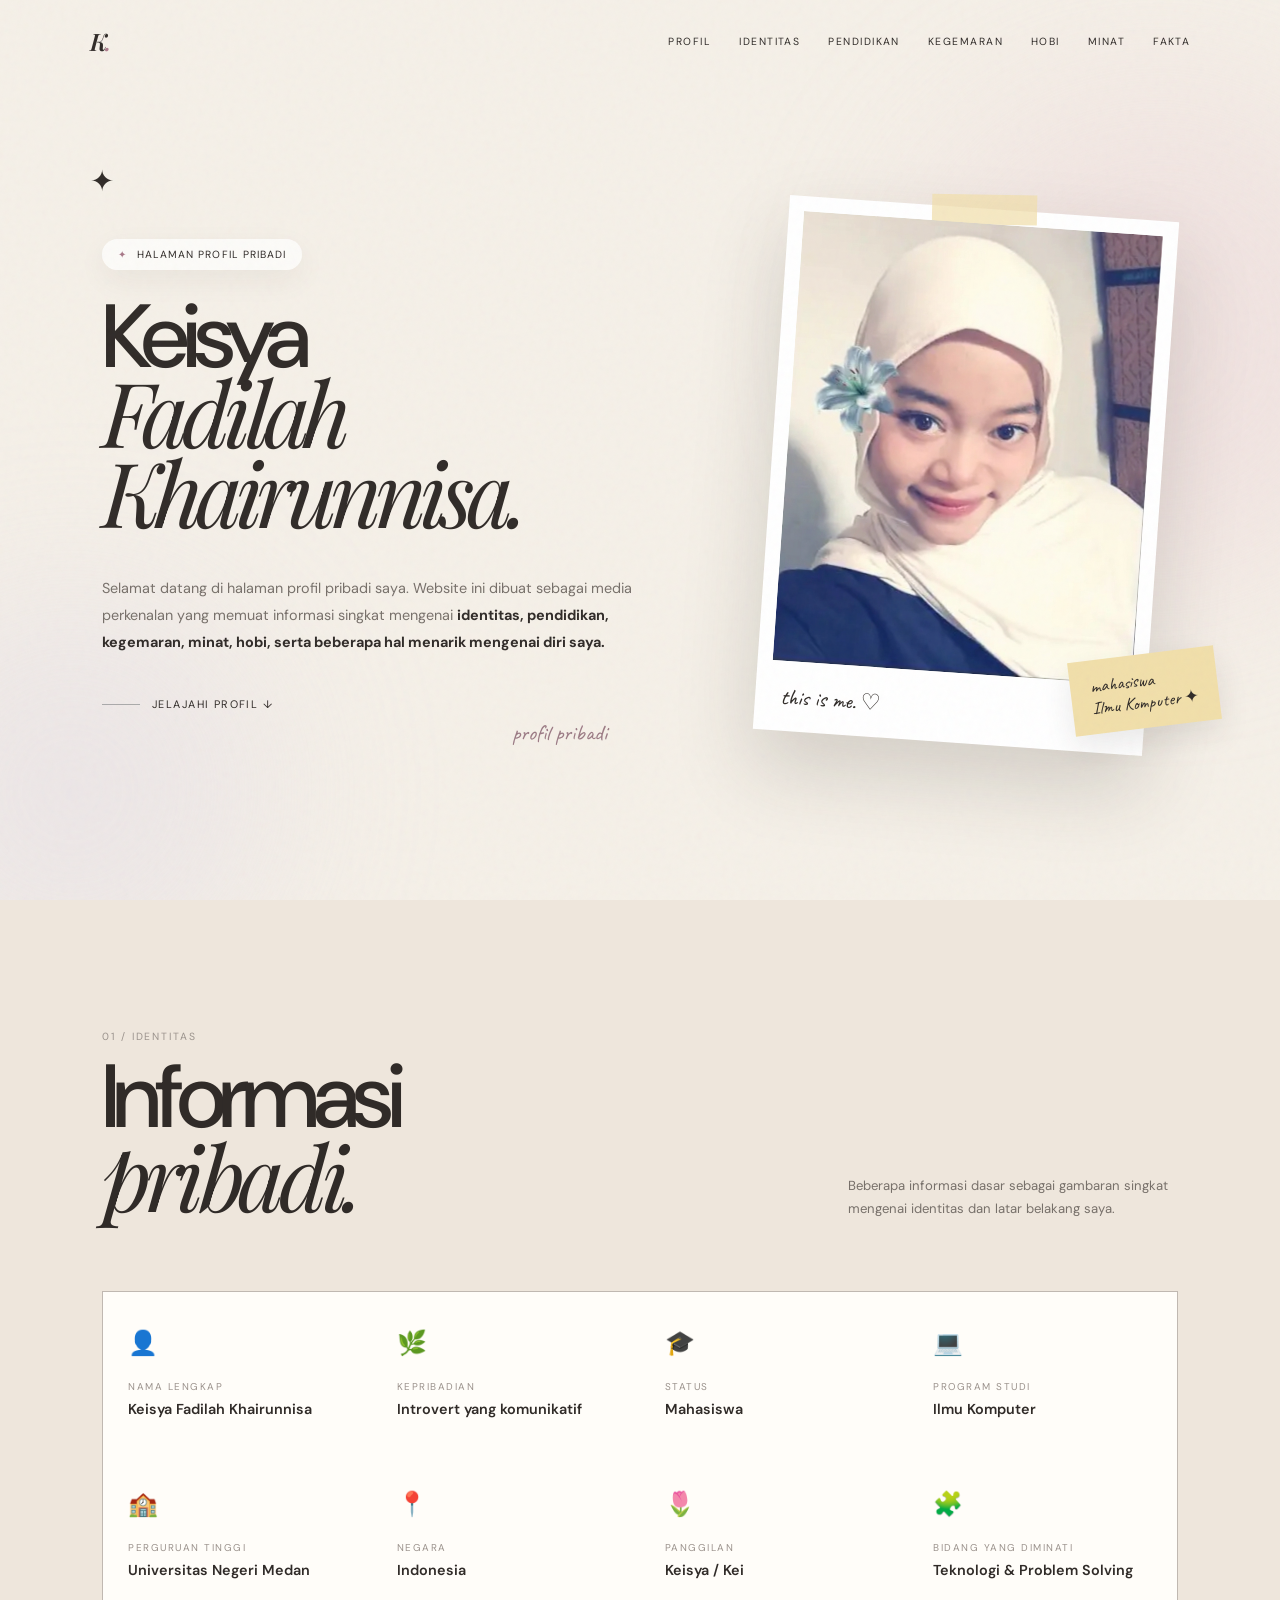
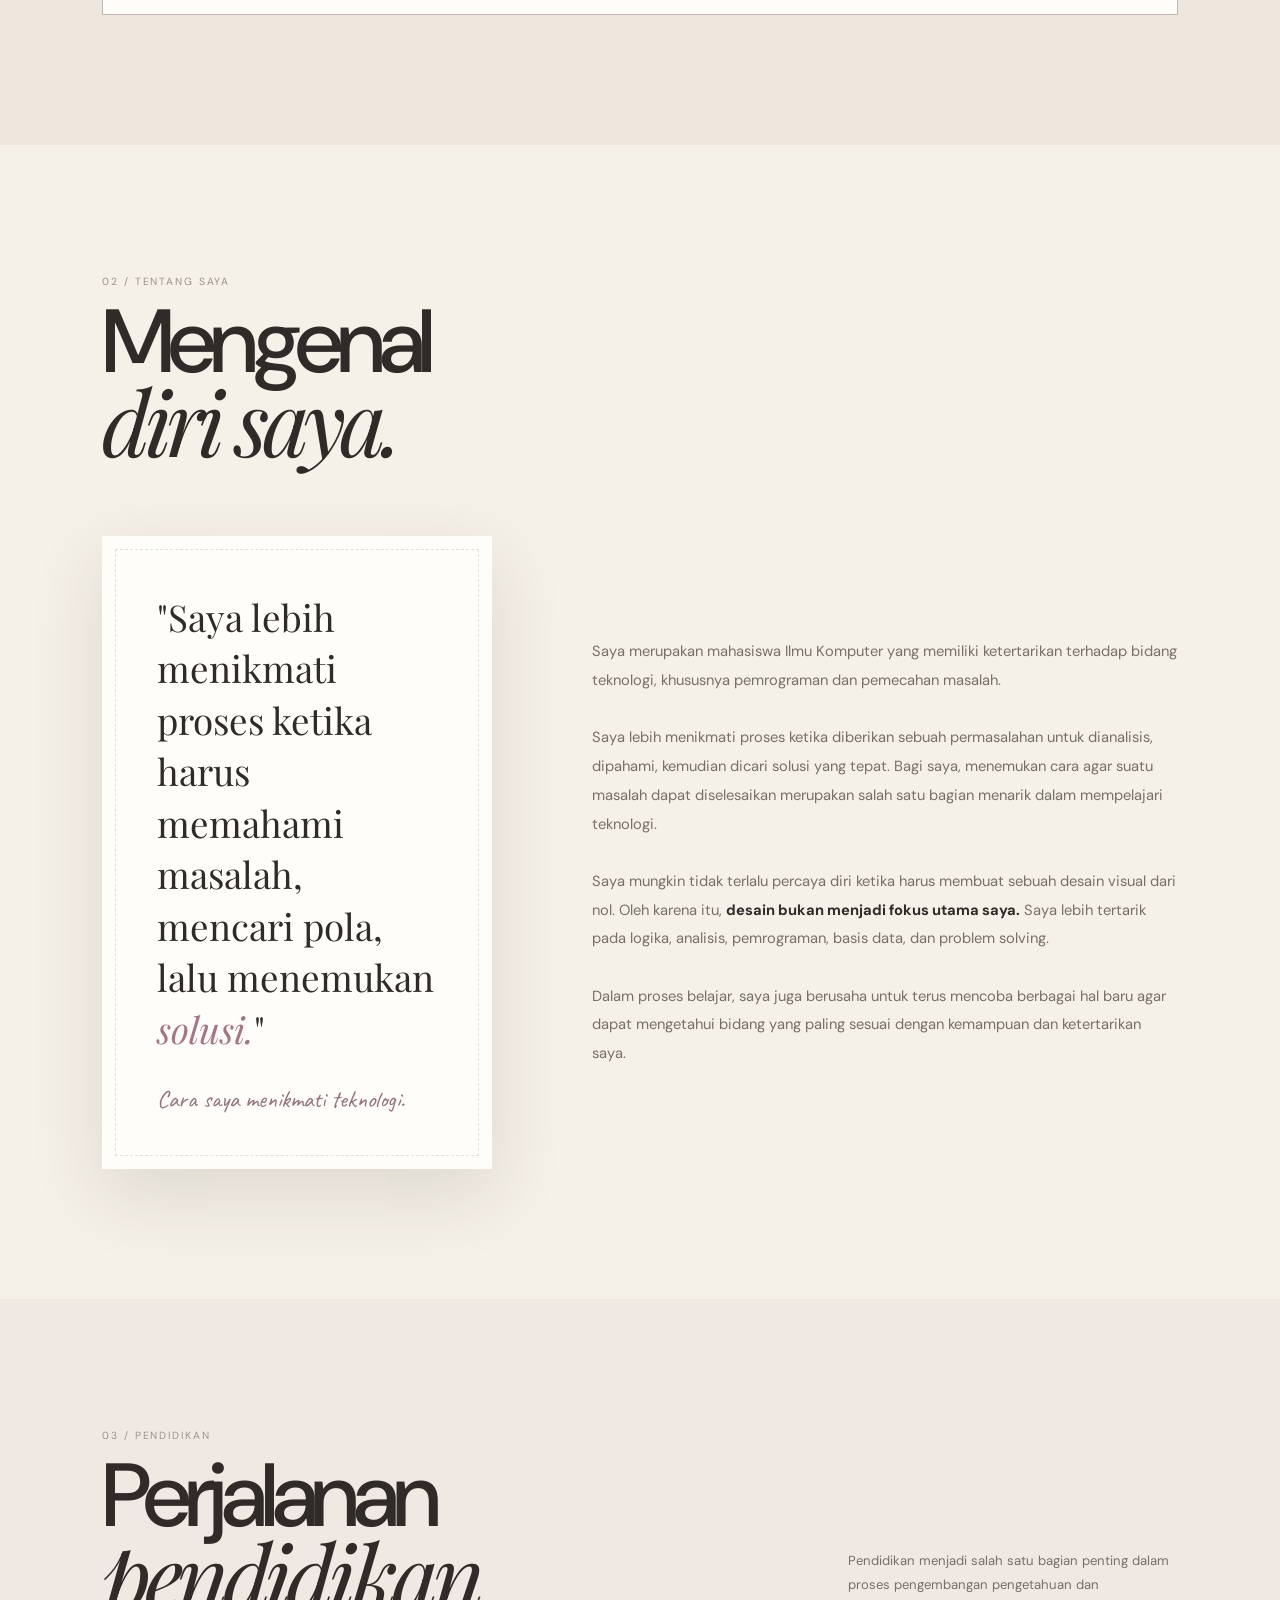
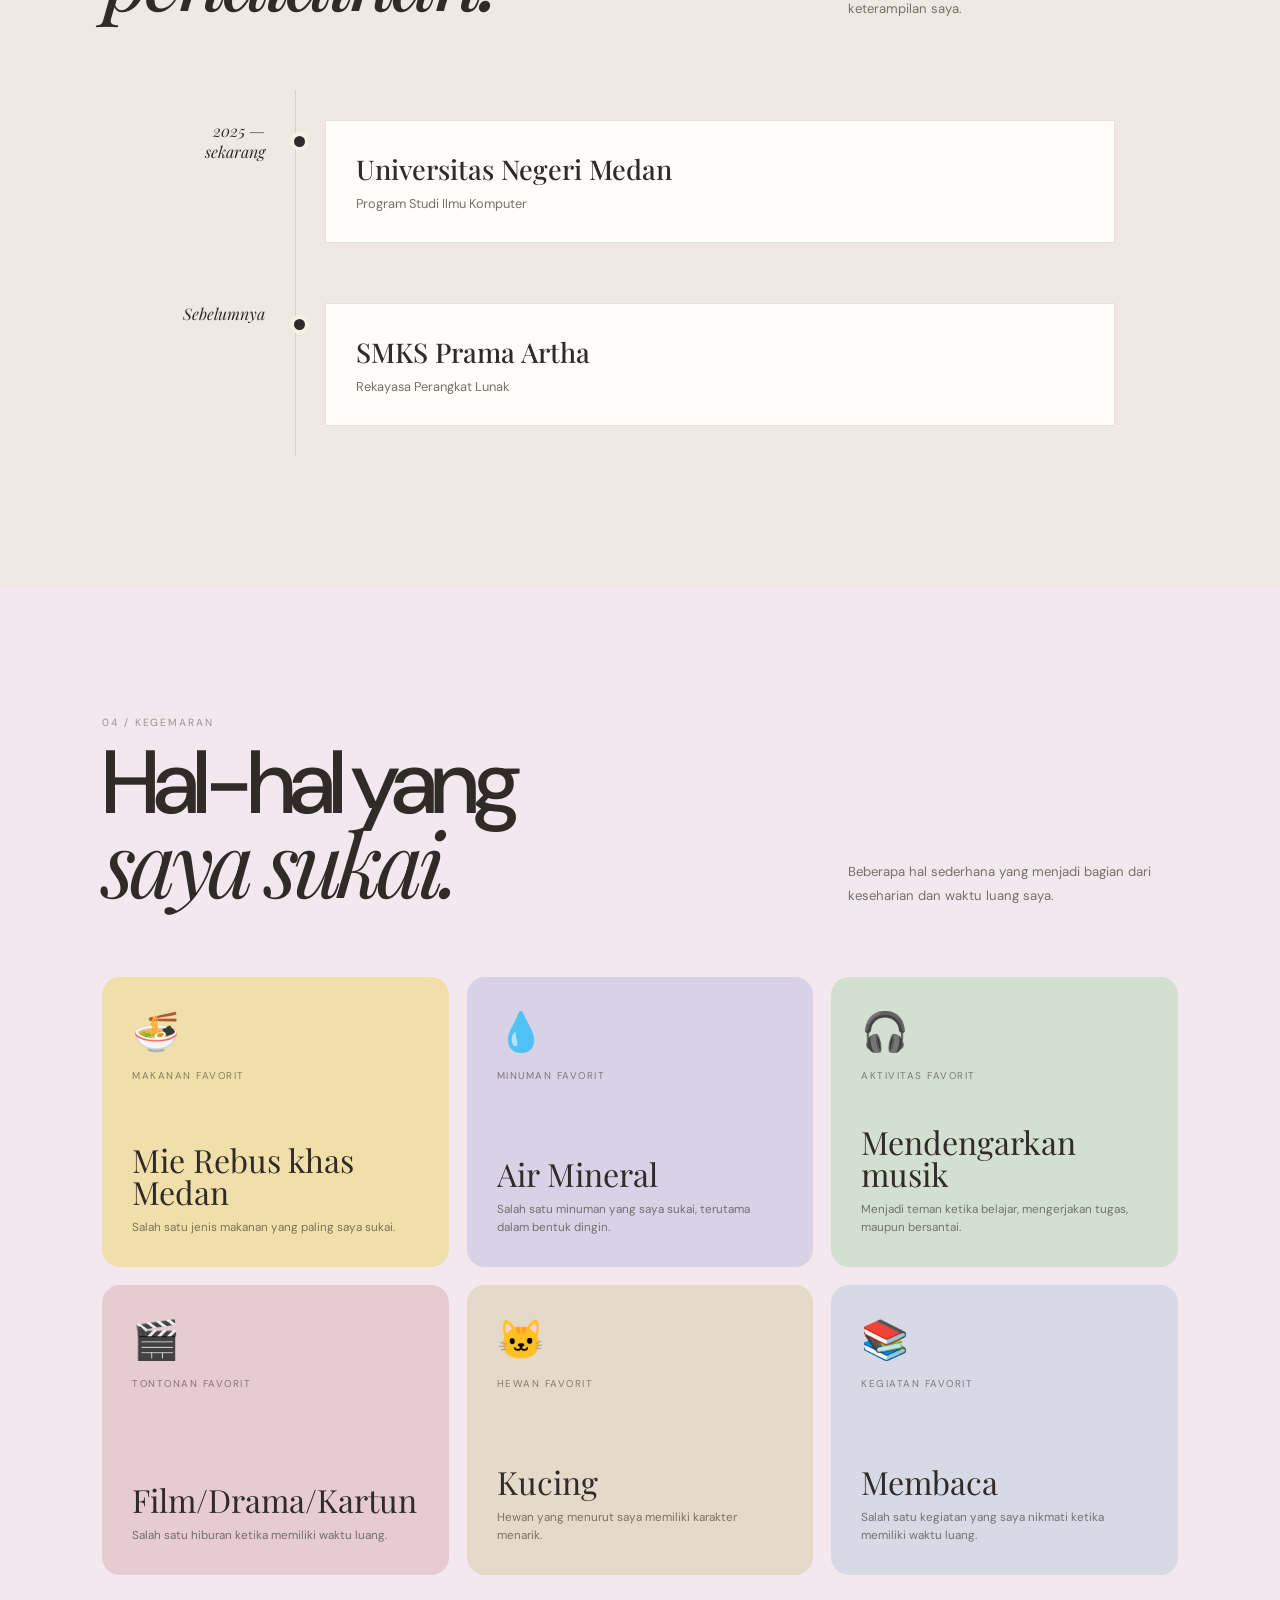
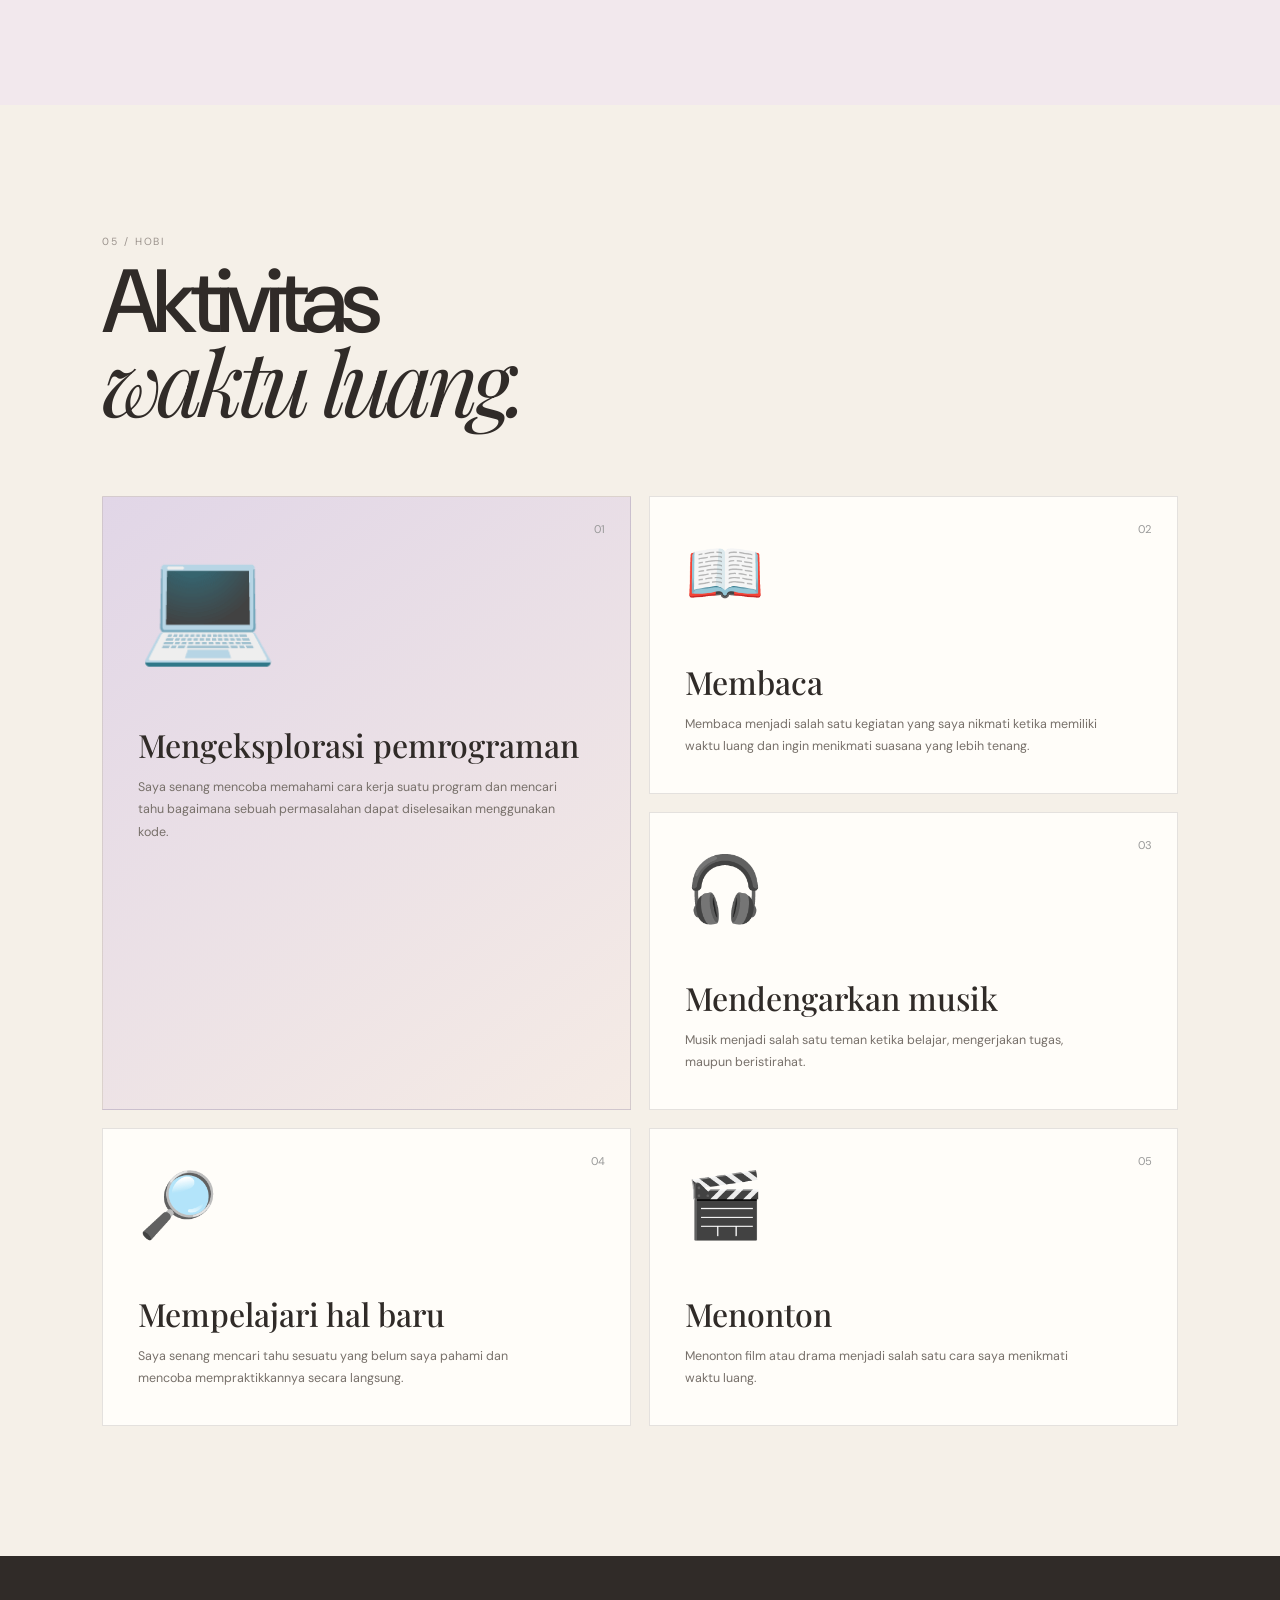
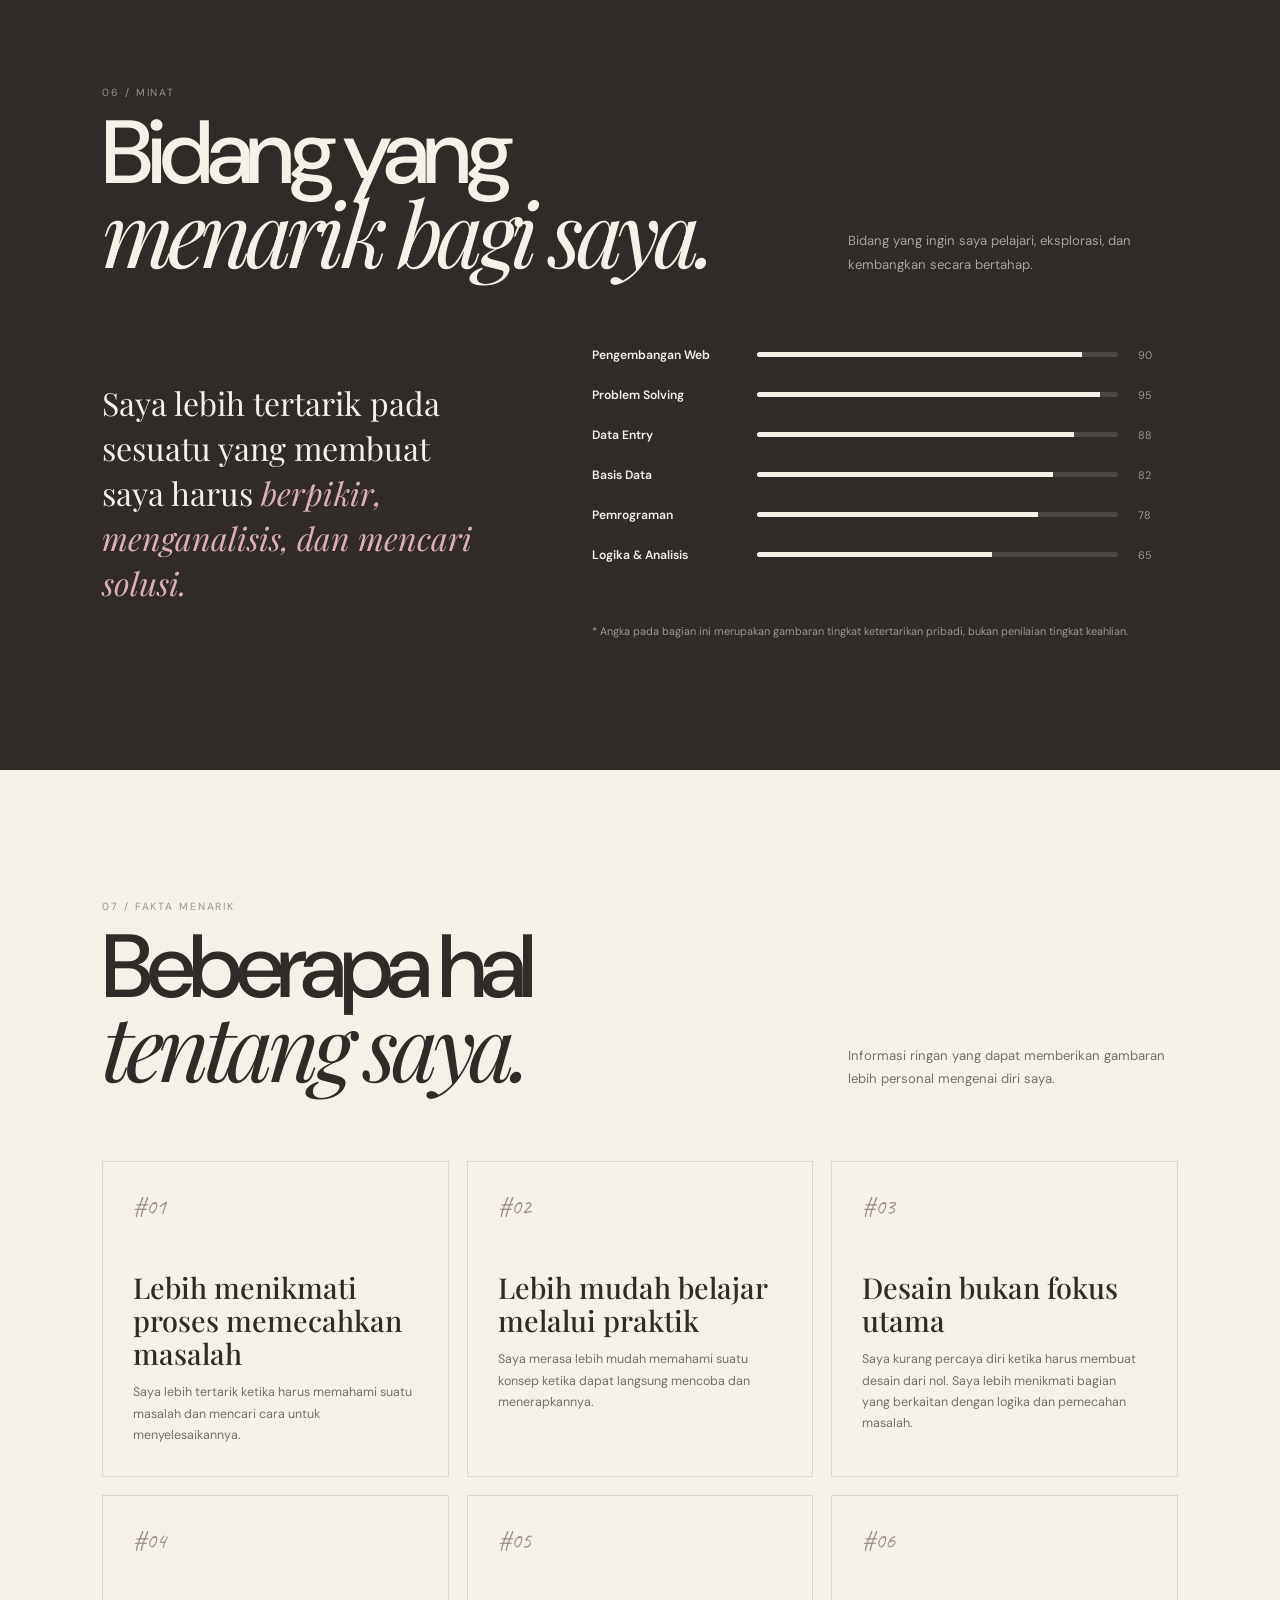
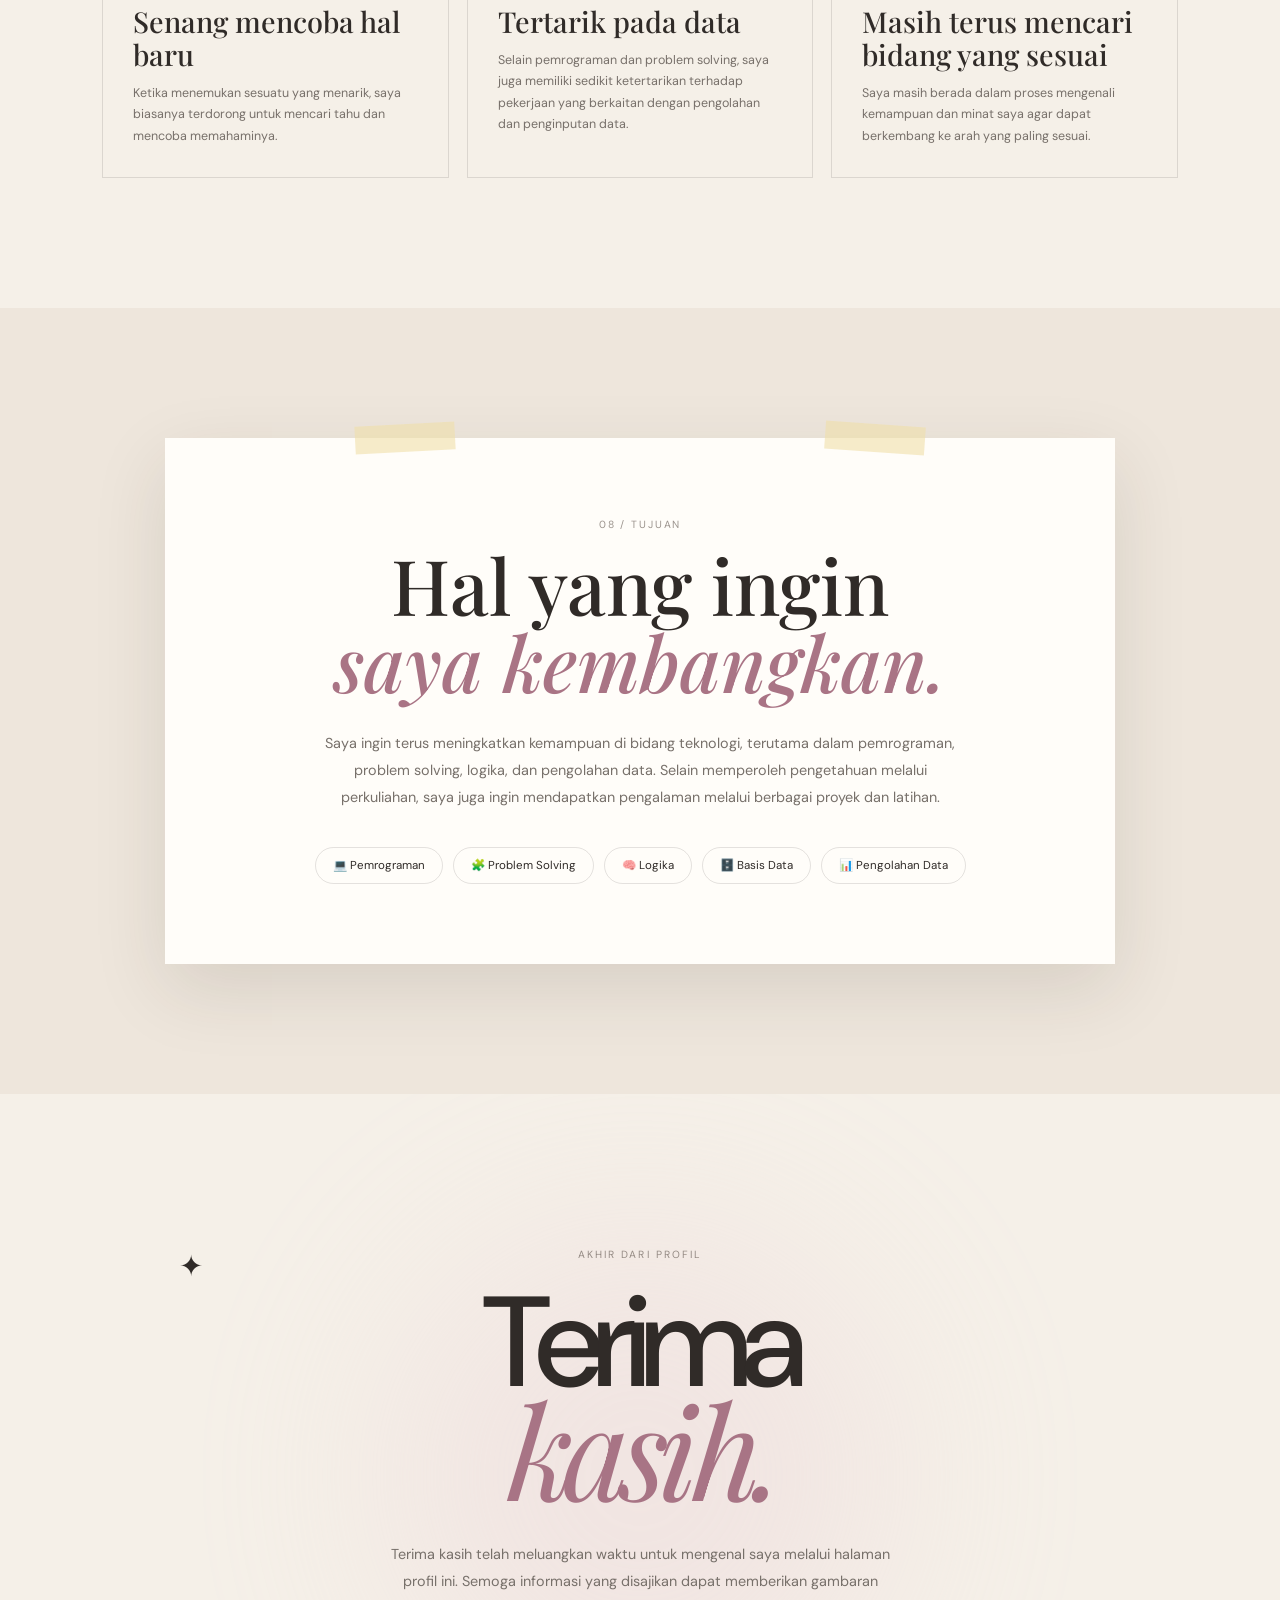
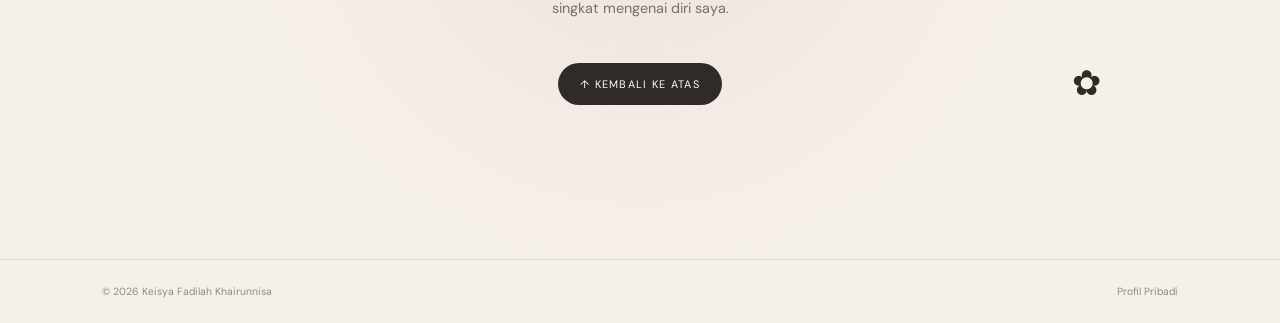
<file: index.html>
<!DOCTYPE html>
<html lang="id">

<head>

    <meta charset="UTF-8">
    <meta name="viewport" content="width=device-width, initial-scale=1.0">

    <title>Profil | Keisya Fadilah Khairunnisa</title>

    <!-- GOOGLE FONT -->
    <link rel="preconnect" href="https://fonts.googleapis.com">
    <link rel="preconnect" href="https://fonts.gstatic.com" crossorigin>

    <link href="https://fonts.googleapis.com/css2?family=DM+Sans:wght@400;500;600;700&family=Playfair+Display:ital,wght@400;500;600&family=Caveat:wght@500;600&display=swap" rel="stylesheet">
    <link rel="stylesheet" href="style.css"> 

</head>


<body>


    <!-- =====================================================
         PEMBUKA
    ===================================================== -->

    <div class="pembuka">

        <div class="pembuka-isi">

            <div class="pembuka-label">
                profil pribadi
            </div>

            <div class="pembuka-nama">
                Keisya.
            </div>

            <div class="garis-loading">
                <span></span>
            </div>

            <div class="pembuka-label">
                mempersiapkan halaman...
            </div>

        </div>

    </div>



    <!-- =====================================================
         NAVIGASI
    ===================================================== -->

    <nav id="nav">

        <!-- CUMA K. -->

        <div class="logo">
            K<span>.</span>
        </div>


        <div class="menu">

            <a href="#profil">
                profil
            </a>

            <a href="#identitas">
                identitas
            </a>

            <a href="#pendidikan">
                pendidikan
            </a>

            <a href="#favorit">
                kegemaran
            </a>

            <a href="#hobi">
                hobi
            </a>

            <a href="#minat">
                minat
            </a>

            <a href="#fakta">
                fakta
            </a>

        </div>

    </nav>



    <!-- =====================================================
         HERO
    ===================================================== -->

    <header
        class="hero"
        id="profil"
    >


        <div
            class="hiasan bintang"
            style="top:18%;left:7%;"
        >
            ✦
        </div>


        <div
            class="hiasan bunga"
            style="top:25%;right:8%;"
        >
            ✿
        </div>


        <div
            class="hiasan coretan"
            style="bottom:17%;left:40%;"
        >
            profil pribadi
        </div>



        <div class="hero-grid">


            <div>

                <div class="label-hero">
                    halaman profil pribadi
                </div>


                <!-- NAMA LENGKAP -->

                <h1>

                    Keisya<br>

                    <em>
                        Fadilah<br>
                        Khairunnisa.
                    </em>

                </h1>


                <p class="hero-deskripsi">

                    Selamat datang di halaman profil pribadi saya.
                    Website ini dibuat sebagai media perkenalan
                    yang memuat informasi singkat mengenai
                    <strong>identitas, pendidikan, kegemaran,
                    minat, hobi, serta beberapa hal menarik
                    mengenai diri saya.</strong>

                </p>


                <a
                    href="#identitas"
                    class="hero-tombol"
                >

                    <span></span>

                    Jelajahi profil

                    ↓

                </a>

            </div>



            <!-- FOTO -->

            <div class="foto-area">

                <div class="polaroid">

                    <div class="pita"></div>


                    <div class="foto">

                        <img
                            src="foto_keisya.jpeg"
                            alt="Foto Keisya Fadilah Khairunnisa"
                        >

                    </div>


                    <div class="keterangan-foto">

                        this is me. ♡

                    </div>

                </div>


                <div class="catatan">

                    mahasiswa<br>

                    Ilmu Komputer ✦

                </div>

            </div>

        </div>

    </header>



    <!-- =====================================================
         IDENTITAS
    ===================================================== -->

    <section
        class="identitas"
        id="identitas"
    >


        <div class="kepala-section reveal">

            <div>

                <div class="nomor">
                    01 / identitas
                </div>

                <h2 class="judul">

                    Informasi<br>

                    <em>pribadi.</em>

                </h2>

            </div>


            <p class="keterangan-section">

                Beberapa informasi dasar sebagai
                gambaran singkat mengenai identitas
                dan latar belakang saya.

            </p>

        </div>



        <div class="grid-identitas reveal">


            <div class="data">

                <div class="data-ikon">
                    👤
                </div>

                <div class="data-label">
                    nama lengkap
                </div>

                <div class="data-nilai">
                    Keisya Fadilah Khairunnisa
                </div>

            </div>


            <div class="data">

                <div class="data-ikon">
                    🌿
                </div>

                <div class="data-label">
                    kepribadian
                </div>

                <div class="data-nilai">
                    Introvert yang komunikatif
                </div>

            </div>


            <div class="data">

                <div class="data-ikon">
                    🎓
                </div>

                <div class="data-label">
                    status
                </div>

                <div class="data-nilai">
                    Mahasiswa
                </div>

            </div>


            <div class="data">

                <div class="data-ikon">
                    💻
                </div>

                <div class="data-label">
                    program studi
                </div>

                <div class="data-nilai">
                    Ilmu Komputer
                </div>

            </div>


            <div class="data">

                <div class="data-ikon">
                    🏫
                </div>

                <div class="data-label">
                    perguruan tinggi
                </div>

                <div class="data-nilai">
                    Universitas Negeri Medan
                </div>

            </div>


            <div class="data">

                <div class="data-ikon">
                    📍
                </div>

                <div class="data-label">
                    negara
                </div>

                <div class="data-nilai">
                    Indonesia
                </div>

            </div>


            <div class="data">

                <div class="data-ikon">
                    🌷
                </div>

                <div class="data-label">
                    panggilan
                </div>

                <div class="data-nilai">
                    Keisya / Kei
                </div>

            </div>


            <div class="data">

                <div class="data-ikon">
                    🧩
                </div>

                <div class="data-label">
                    bidang yang diminati
                </div>

                <div class="data-nilai">
                    Teknologi & Problem Solving
                </div>

            </div>

        </div>

    </section>



    <!-- =====================================================
         TENTANG SAYA
    ===================================================== -->

    <section id="tentang">


        <div class="kepala-section reveal">

            <div>

                <div class="nomor">
                    02 / tentang saya
                </div>

                <h2 class="judul">

                    Mengenal<br>

                    <em>diri saya.</em>

                </h2>

            </div>

        </div>



        <div class="tentang-grid">


            <div class="kartu-kutipan reveal">

                <p class="kutipan">

                    "Saya lebih menikmati proses
                    ketika harus memahami masalah,
                    mencari pola, lalu menemukan
                    <em>solusi.</em>"

                </p>


                <div class="tulisan">

                    Cara saya menikmati teknologi.

                </div>

            </div>



            <div class="teks-tentang reveal">

                <p>

                    Saya merupakan mahasiswa Ilmu Komputer
                    yang memiliki ketertarikan terhadap
                    bidang teknologi, khususnya pemrograman
                    dan pemecahan masalah.

                </p>


                <br>


                <p>

                    Saya lebih menikmati proses ketika
                    diberikan sebuah permasalahan untuk
                    dianalisis, dipahami, kemudian dicari
                    solusi yang tepat. Bagi saya, menemukan
                    cara agar suatu masalah dapat diselesaikan
                    merupakan salah satu bagian menarik
                    dalam mempelajari teknologi.

                </p>


                <br>


                <p>

                    Saya mungkin tidak terlalu percaya diri
                    ketika harus membuat sebuah desain
                    visual dari nol. Oleh karena itu,
                    <strong>desain bukan menjadi fokus utama
                    saya.</strong> Saya lebih tertarik pada
                    logika, analisis, pemrograman, basis data,
                    dan problem solving.

                </p>


                <br>


                <p>

                    Dalam proses belajar, saya juga berusaha
                    untuk terus mencoba berbagai hal baru
                    agar dapat mengetahui bidang yang paling
                    sesuai dengan kemampuan dan ketertarikan
                    saya.

                </p>

            </div>

        </div>

    </section>



    <!-- =====================================================
         PENDIDIKAN
    ===================================================== -->

    <section
        class="pendidikan"
        id="pendidikan"
    >


        <div class="kepala-section reveal">

            <div>

                <div class="nomor">
                    03 / pendidikan
                </div>

                <h2 class="judul">

                    Perjalanan<br>

                    <em>pendidikan.</em>

                </h2>

            </div>


            <p class="keterangan-section">

                Pendidikan menjadi salah satu bagian
                penting dalam proses pengembangan
                pengetahuan dan keterampilan saya.

            </p>

        </div>



        <div class="timeline">


            <div class="timeline-item reveal">

                <div class="tahun">
                    2025 — sekarang
                </div>


                <div class="pendidikan-kartu">

                    <h3>
                        Universitas Negeri Medan
                    </h3>

                    <p>
                        Program Studi Ilmu Komputer
                    </p>

                </div>

            </div>


            <div class="timeline-item reveal">

                <div class="tahun">
                    Sebelumnya
                </div>


                <div class="pendidikan-kartu">

                    <h3>
                        SMKS Prama Artha
                    </h3>

                    <p>
                        Rekayasa Perangkat Lunak
                    </p>

                </div>

            </div>


        </div>

    </section>



    <!-- =====================================================
         KEGEMARAN
    ===================================================== -->

    <section
        class="favorit"
        id="favorit"
    >


        <div class="kepala-section reveal">

            <div>

                <div class="nomor">
                    04 / kegemaran
                </div>

                <h2 class="judul">

                    Hal-hal yang<br>

                    <em>saya sukai.</em>

                </h2>

            </div>


            <p class="keterangan-section">

                Beberapa hal sederhana yang menjadi
                bagian dari keseharian dan waktu
                luang saya.

            </p>

        </div>



        <div class="grid-favorit">


            <div class="favorit-card reveal">

                <div>

                    <div class="favorit-ikon">
                        🍜
                    </div>

                    <div class="favorit-label">
                        makanan favorit
                    </div>

                </div>


                <div>

                    <div class="favorit-nilai">
                        Mie Rebus khas Medan
                    </div>

                    <div class="favorit-detail">
                        Salah satu jenis makanan yang
                        paling saya sukai.
                    </div>

                </div>

            </div>


            <div class="favorit-card reveal">

                <div>

                    <div class="favorit-ikon">
                        💧
                    </div>

                    <div class="favorit-label">
                        minuman favorit
                    </div>

                </div>


                <div>

                    <div class="favorit-nilai">
                        Air Mineral
                    </div>

                    <div class="favorit-detail">
                        Salah satu minuman yang saya sukai,
                        terutama dalam bentuk dingin.
                    </div>

                </div>

            </div>


            <div class="favorit-card reveal">

                <div>

                    <div class="favorit-ikon">
                        🎧
                    </div>

                    <div class="favorit-label">
                        aktivitas favorit
                    </div>

                </div>


                <div>

                    <div class="favorit-nilai">
                        Mendengarkan musik
                    </div>

                    <div class="favorit-detail">
                        Menjadi teman ketika belajar,
                        mengerjakan tugas, maupun bersantai.
                    </div>

                </div>

            </div>


            <div class="favorit-card reveal">

                <div>

                    <div class="favorit-ikon">
                        🎬
                    </div>

                    <div class="favorit-label">
                        tontonan favorit
                    </div>

                </div>


                <div>

                    <div class="favorit-nilai">
                        Film/Drama/Kartun
                    </div>

                    <div class="favorit-detail">
                        Salah satu hiburan ketika
                        memiliki waktu luang.
                    </div>

                </div>

            </div>


            <div class="favorit-card reveal">

                <div>

                    <div class="favorit-ikon">
                        🐱
                    </div>

                    <div class="favorit-label">
                        hewan favorit
                    </div>

                </div>


                <div>

                    <div class="favorit-nilai">
                        Kucing
                    </div>

                    <div class="favorit-detail">
                        Hewan yang menurut saya
                        memiliki karakter menarik.
                    </div>

                </div>

            </div>


            <div class="favorit-card reveal">

                <div>

                    <div class="favorit-ikon">
                        📚
                    </div>

                    <div class="favorit-label">
                        kegiatan favorit
                    </div>

                </div>


                <div>

                    <div class="favorit-nilai">
                        Membaca
                    </div>

                    <div class="favorit-detail">
                        Salah satu kegiatan yang saya
                        nikmati ketika memiliki waktu luang.
                    </div>

                </div>

            </div>


        </div>

    </section>



    <!-- =====================================================
         HOBI
    ===================================================== -->

    <section id="hobi">


        <div class="kepala-section reveal">

            <div>

                <div class="nomor">
                    05 / hobi
                </div>

                <h2 class="judul">

                    Aktivitas<br>

                    <em>waktu luang.</em>

                </h2>

            </div>

        </div>



        <div class="hobi-grid">


            <div
                class="hobi-card besar reveal"
            >

                <div class="hobi-nomor">
                    01
                </div>

                <span class="hobi-ikon">
                    💻
                </span>

                <div>

                    <h3>
                        Mengeksplorasi pemrograman
                    </h3>

                    <p>

                        Saya senang mencoba memahami cara
                        kerja suatu program dan mencari tahu
                        bagaimana sebuah permasalahan dapat
                        diselesaikan menggunakan kode.

                    </p>

                </div>

            </div>


            <div class="hobi-card reveal">

                <div class="hobi-nomor">
                    02
                </div>

                <span class="hobi-ikon">
                    📖
                </span>

                <div>

                    <h3>
                        Membaca
                    </h3>

                    <p>

                        Membaca menjadi salah satu kegiatan
                        yang saya nikmati ketika memiliki
                        waktu luang dan ingin menikmati
                        suasana yang lebih tenang.

                    </p>

                </div>

            </div>


            <div class="hobi-card reveal">

                <div class="hobi-nomor">
                    03
                </div>

                <span class="hobi-ikon">
                    🎧
                </span>

                <div>

                    <h3>
                        Mendengarkan musik
                    </h3>

                    <p>

                        Musik menjadi salah satu teman
                        ketika belajar, mengerjakan tugas,
                        maupun beristirahat.

                    </p>

                </div>

            </div>


            <div class="hobi-card reveal">

                <div class="hobi-nomor">
                    04
                </div>

                <span class="hobi-ikon">
                    🔎
                </span>

                <div>

                    <h3>
                        Mempelajari hal baru
                    </h3>

                    <p>

                        Saya senang mencari tahu sesuatu
                        yang belum saya pahami dan mencoba
                        mempraktikkannya secara langsung.

                    </p>

                </div>

            </div>


            <div class="hobi-card reveal">

                <div class="hobi-nomor">
                    05
                </div>

                <span class="hobi-ikon">
                    🎬
                </span>

                <div>

                    <h3>
                        Menonton
                    </h3>

                    <p>

                        Menonton film atau drama menjadi
                        salah satu cara saya menikmati
                        waktu luang.

                    </p>

                </div>

            </div>


        </div>

    </section>



    <!-- =====================================================
         MINAT
    ===================================================== -->

    <section
        class="minat"
        id="minat"
    >


        <div class="kepala-section reveal">

            <div>

                <div class="nomor">
                    06 / minat
                </div>

                <h2 class="judul">

                    Bidang yang<br>

                    <em>menarik bagi saya.</em>

                </h2>

            </div>


            <p class="keterangan-section">

                Bidang yang ingin saya pelajari,
                eksplorasi, dan kembangkan secara
                bertahap.

            </p>

        </div>



        <div class="minat-grid">


            <div class="minat-intro reveal">

                Saya lebih tertarik pada sesuatu
                yang membuat saya harus
                <em>berpikir, menganalisis,
                dan mencari solusi.</em>

            </div>



            <div class="daftar-minat reveal">


                <div class="minat-item">

                    <div class="minat-nama">
                        Pengembangan Web
                    </div>

                    <div class="bar">

                        <div
                            class="bar-isi"
                            data-width="90%"
                        ></div>

                    </div>

                    <div class="angka">
                        90
                    </div>

                </div>


                <div class="minat-item">

                    <div class="minat-nama">
                        Problem Solving
                    </div>

                    <div class="bar">

                        <div
                            class="bar-isi"
                            data-width="95%"
                        ></div>

                    </div>

                    <div class="angka">
                        95
                    </div>

                </div>


                <div class="minat-item">

                    <div class="minat-nama">
                        Data Entry
                    </div>

                    <div class="bar">

                        <div
                            class="bar-isi"
                            data-width="88%"
                        ></div>

                    </div>

                    <div class="angka">
                        88
                    </div>

                </div>


                <div class="minat-item">

                    <div class="minat-nama">
                        Basis Data
                    </div>

                    <div class="bar">

                        <div
                            class="bar-isi"
                            data-width="82%"
                        ></div>

                    </div>

                    <div class="angka">
                        82
                    </div>

                </div>


                <div class="minat-item">

                    <div class="minat-nama">
                        Pemrograman
                    </div>

                    <div class="bar">

                        <div
                            class="bar-isi"
                            data-width="78%"
                        ></div>

                    </div>

                    <div class="angka">
                        78
                    </div>

                </div>


                <div class="minat-item">

                    <div class="minat-nama">
                        Logika & Analisis
                    </div>

                    <div class="bar">

                        <div
                            class="bar-isi"
                            data-width="65%"
                        ></div>

                    </div>

                    <div class="angka">
                        65
                    </div>

                </div>


                <p class="keterangan-minat">

                    * Angka pada bagian ini merupakan
                    gambaran tingkat ketertarikan pribadi,
                    bukan penilaian tingkat keahlian.

                </p>


            </div>

        </div>

    </section>



    <!-- =====================================================
         FAKTA MENARIK
         TOTAL 6
    ===================================================== -->

    <section id="fakta">


        <div class="kepala-section reveal">

            <div>

                <div class="nomor">
                    07 / fakta menarik
                </div>

                <h2 class="judul">

                    Beberapa hal<br>

                    <em>tentang saya.</em>

                </h2>

            </div>


            <p class="keterangan-section">

                Informasi ringan yang dapat memberikan
                gambaran lebih personal mengenai diri saya.

            </p>

        </div>



        <div class="fakta-grid">


            <!-- FAKTA 01 -->

            <div class="fakta-card reveal">

                <div class="fakta-nomor">
                    #01
                </div>

                <h3>
                    Lebih menikmati proses memecahkan masalah
                </h3>

                <p>

                    Saya lebih tertarik ketika harus
                    memahami suatu masalah dan mencari
                    cara untuk menyelesaikannya.

                </p>

            </div>


            <!-- FAKTA 02 -->

            <div class="fakta-card reveal">

                <div class="fakta-nomor">
                    #02
                </div>

                <h3>
                    Lebih mudah belajar melalui praktik
                </h3>

                <p>

                    Saya merasa lebih mudah memahami
                    suatu konsep ketika dapat langsung
                    mencoba dan menerapkannya.

                </p>

            </div>


            <!-- FAKTA 03 -->

            <div class="fakta-card reveal">

                <div class="fakta-nomor">
                    #03
                </div>

                <h3>
                    Desain bukan fokus utama
                </h3>

                <p>

                    Saya kurang percaya diri ketika harus
                    membuat desain dari nol. Saya lebih
                    menikmati bagian yang berkaitan dengan
                    logika dan pemecahan masalah.

                </p>

            </div>


            <!-- FAKTA 04 -->

            <div class="fakta-card reveal">

                <div class="fakta-nomor">
                    #04
                </div>

                <h3>
                    Senang mencoba hal baru
                </h3>

                <p>

                    Ketika menemukan sesuatu yang menarik,
                    saya biasanya terdorong untuk mencari
                    tahu dan mencoba memahaminya.

                </p>

            </div>


            <!-- FAKTA 05 -->

            <div class="fakta-card reveal">

                <div class="fakta-nomor">
                    #05
                </div>

                <h3>
                    Tertarik pada data
                </h3>

                <p>

                    Selain pemrograman dan problem solving,
                    saya juga memiliki sedikit ketertarikan
                    terhadap pekerjaan yang berkaitan dengan
                    pengolahan dan penginputan data.

                </p>

            </div>


            <!-- FAKTA 06 -->

            <div class="fakta-card reveal">

                <div class="fakta-nomor">
                    #06
                </div>

                <h3>
                    Masih terus mencari bidang yang sesuai
                </h3>

                <p>

                    Saya masih berada dalam proses mengenali
                    kemampuan dan minat saya agar dapat
                    berkembang ke arah yang paling sesuai.

                </p>

            </div>


        </div>

    </section>



    <!-- =====================================================
         TUJUAN
    ===================================================== -->

    <section class="tujuan">


        <div class="tujuan-box reveal">


            <div class="nomor">
                08 / tujuan
            </div>


            <h2 class="tujuan-judul">

                Hal yang ingin<br>

                <em>saya kembangkan.</em>

            </h2>


            <p class="tujuan-text">

                Saya ingin terus meningkatkan kemampuan
                di bidang teknologi, terutama dalam
                pemrograman, problem solving, logika,
                dan pengolahan data. Selain memperoleh
                pengetahuan melalui perkuliahan, saya
                juga ingin mendapatkan pengalaman melalui
                berbagai proyek dan latihan.

            </p>


            <div class="tujuan-list">

                <div class="tujuan-item">
                    💻 Pemrograman
                </div>

                <div class="tujuan-item">
                    🧩 Problem Solving
                </div>

                <div class="tujuan-item">
                    🧠 Logika
                </div>

                <div class="tujuan-item">
                    🗄️ Basis Data
                </div>

                <div class="tujuan-item">
                    📊 Pengolahan Data
                </div>

            </div>


        </div>

    </section>



    <!-- =====================================================
         PENUTUP
    ===================================================== -->

    <section class="penutup">


        <div
            class="hiasan bintang"
            style="top:20%;left:14%;"
        >
            ✦
        </div>


        <div
            class="hiasan bunga"
            style="bottom:20%;right:14%;"
        >
            ✿
        </div>


        <div class="penutup-isi reveal">

            <div class="penutup-label">

                akhir dari profil

            </div>


            <h2>

                Terima<br>

                <em>kasih.</em>

            </h2>


            <p>

                Terima kasih telah meluangkan waktu
                untuk mengenal saya melalui halaman
                profil ini. Semoga informasi yang
                disajikan dapat memberikan gambaran
                singkat mengenai diri saya.

            </p>


            <a
                href="#"
                class="kembali"
                onclick="
                    window.scrollTo({
                        top: 0,
                        behavior: 'smooth'
                    });
                    return false;
                "
            >

                ↑ Kembali ke atas

            </a>

        </div>

    </section>



    <!-- =====================================================
         FOOTER
    ===================================================== -->

    <footer>

        <span>

            © 2026
            Keisya Fadilah Khairunnisa

        </span>


        <span>

            Profil Pribadi

        </span>

    </footer>



    <!-- =====================================================
         JAVASCRIPT
    ===================================================== -->

<script src="script.js"></script>

</body>

</html>
</file>
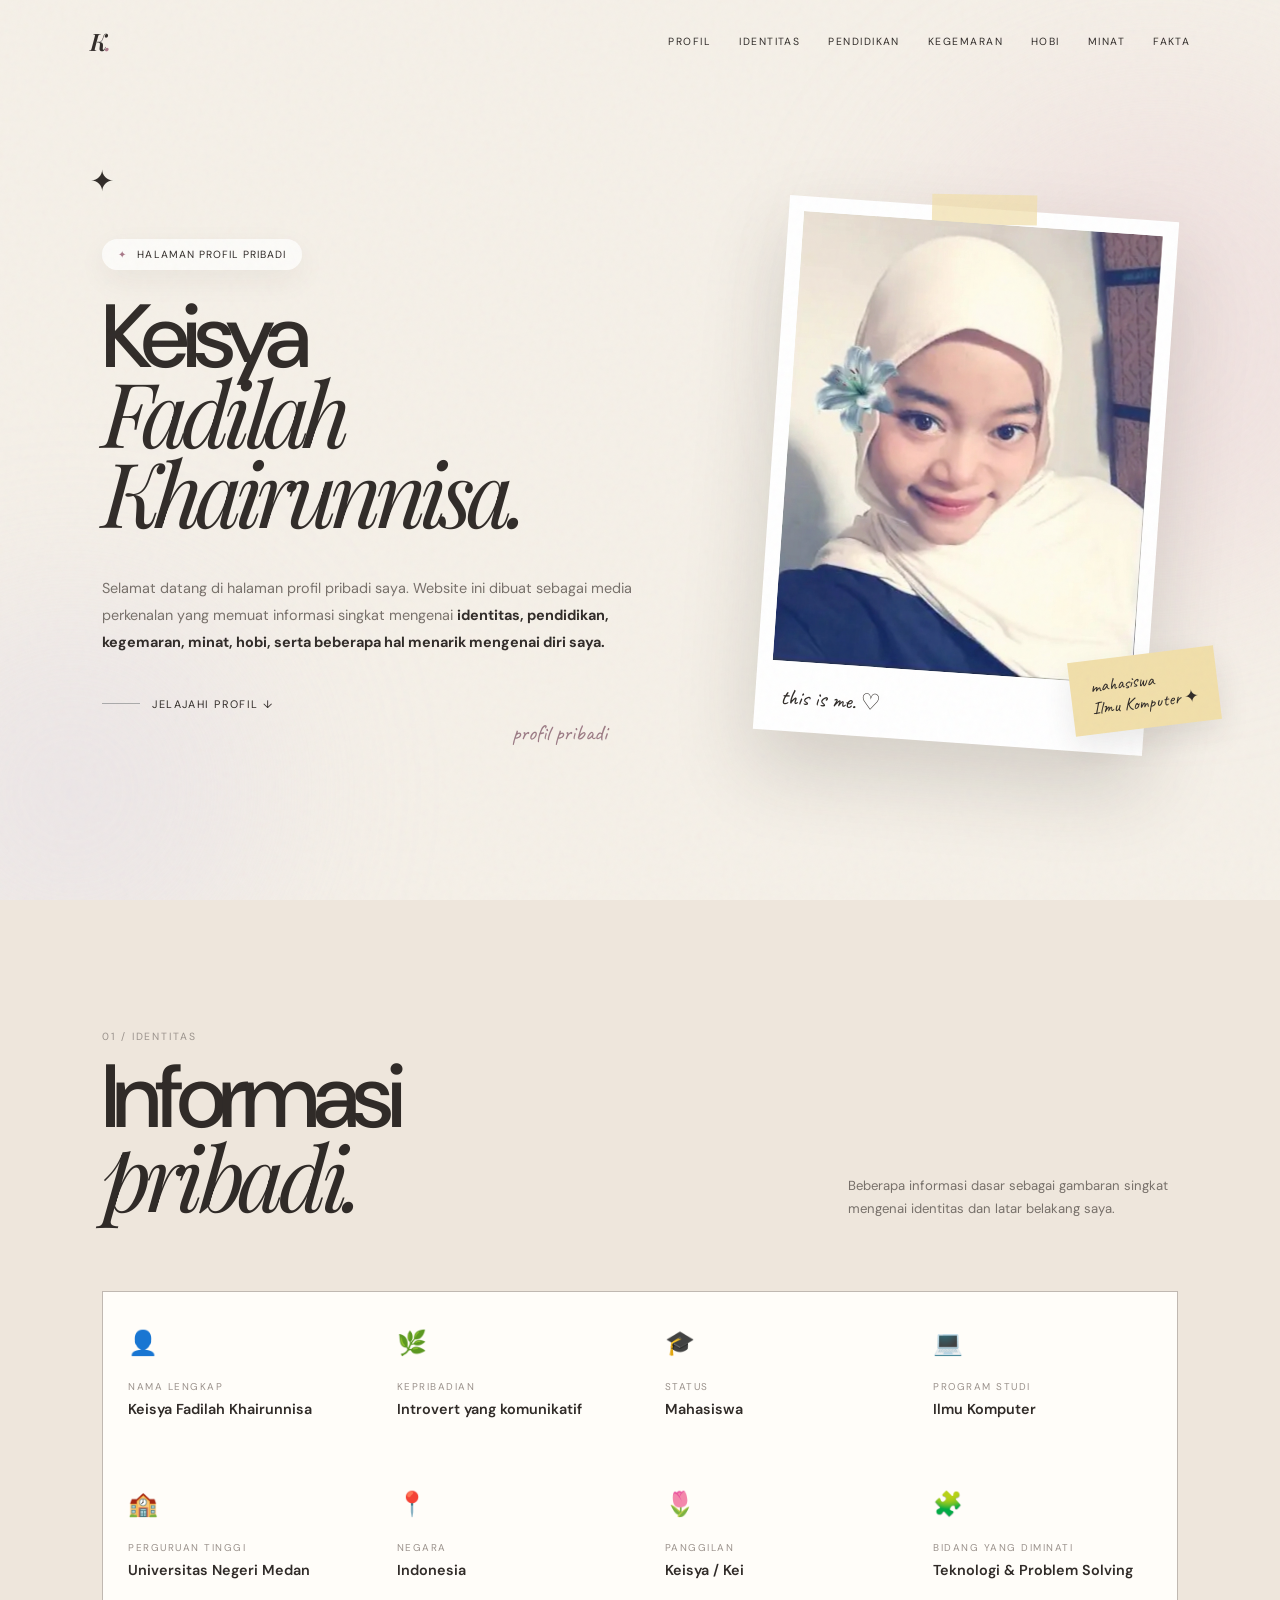
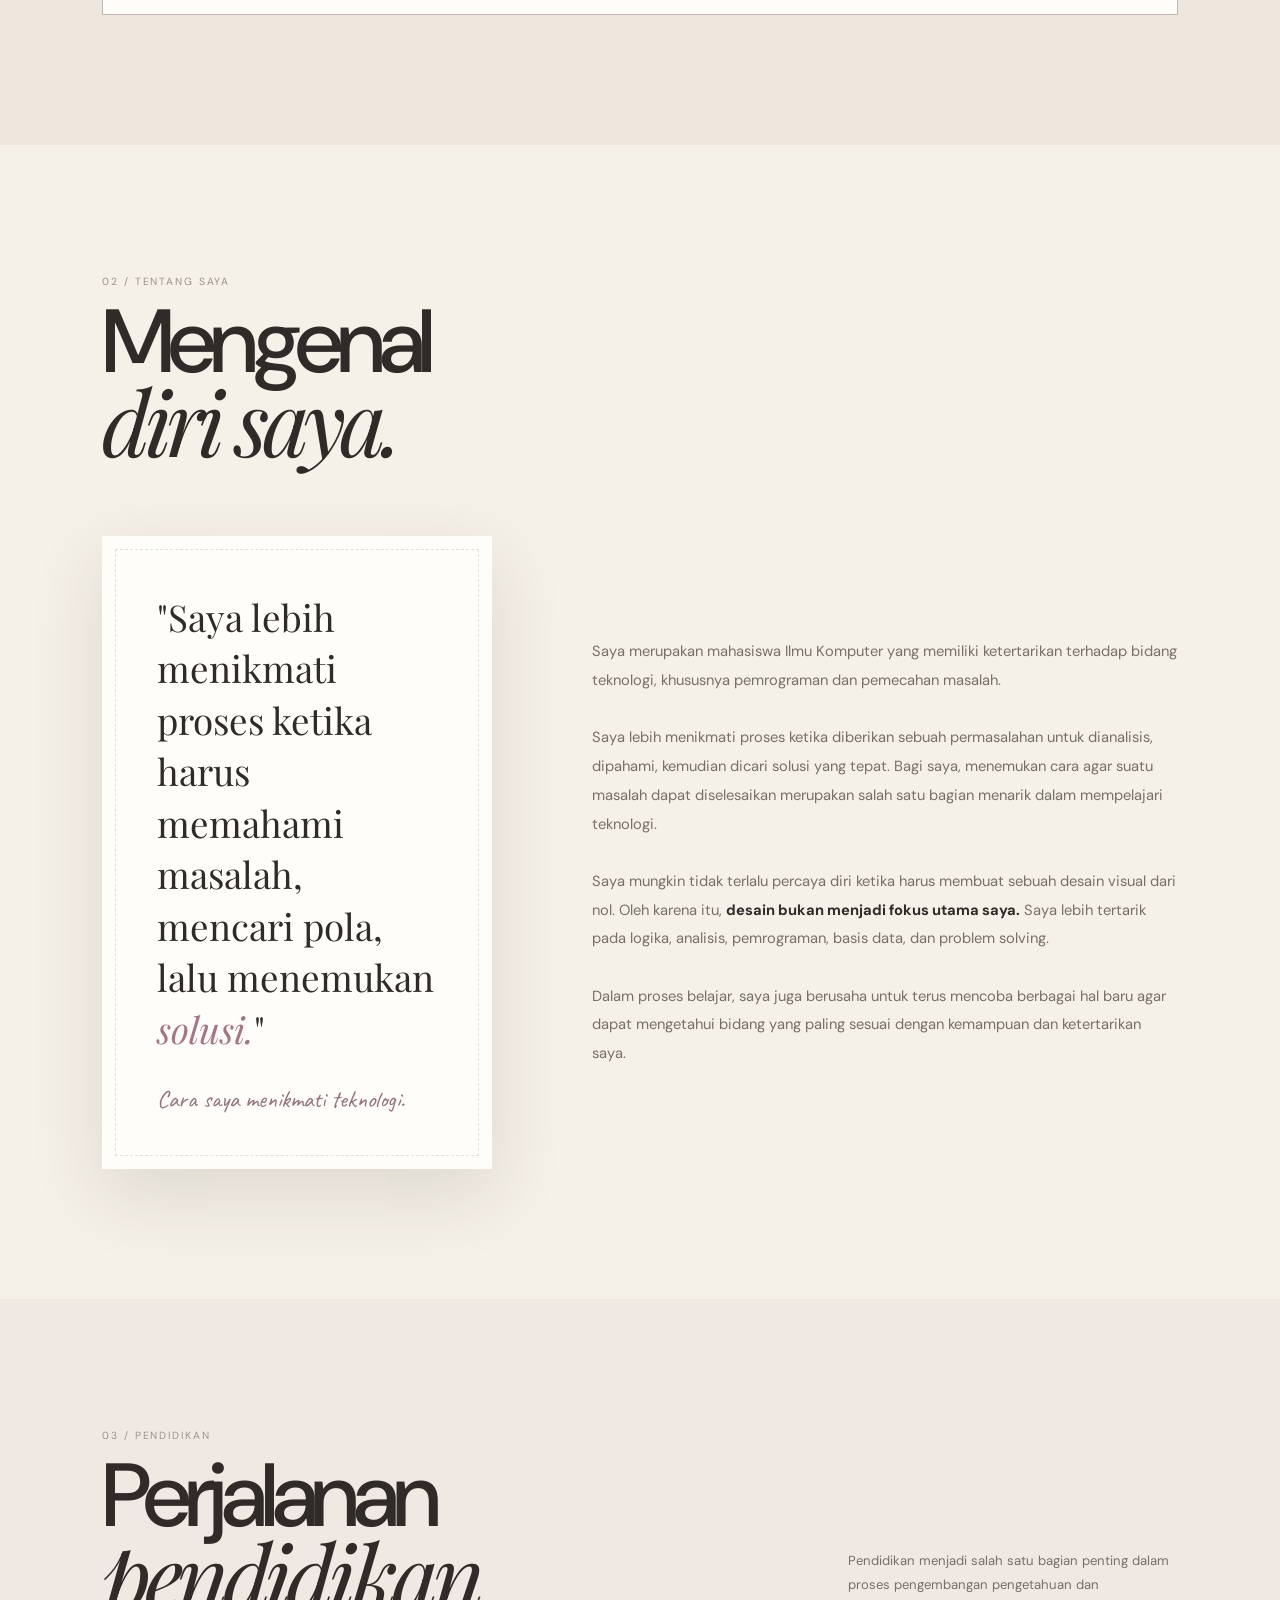
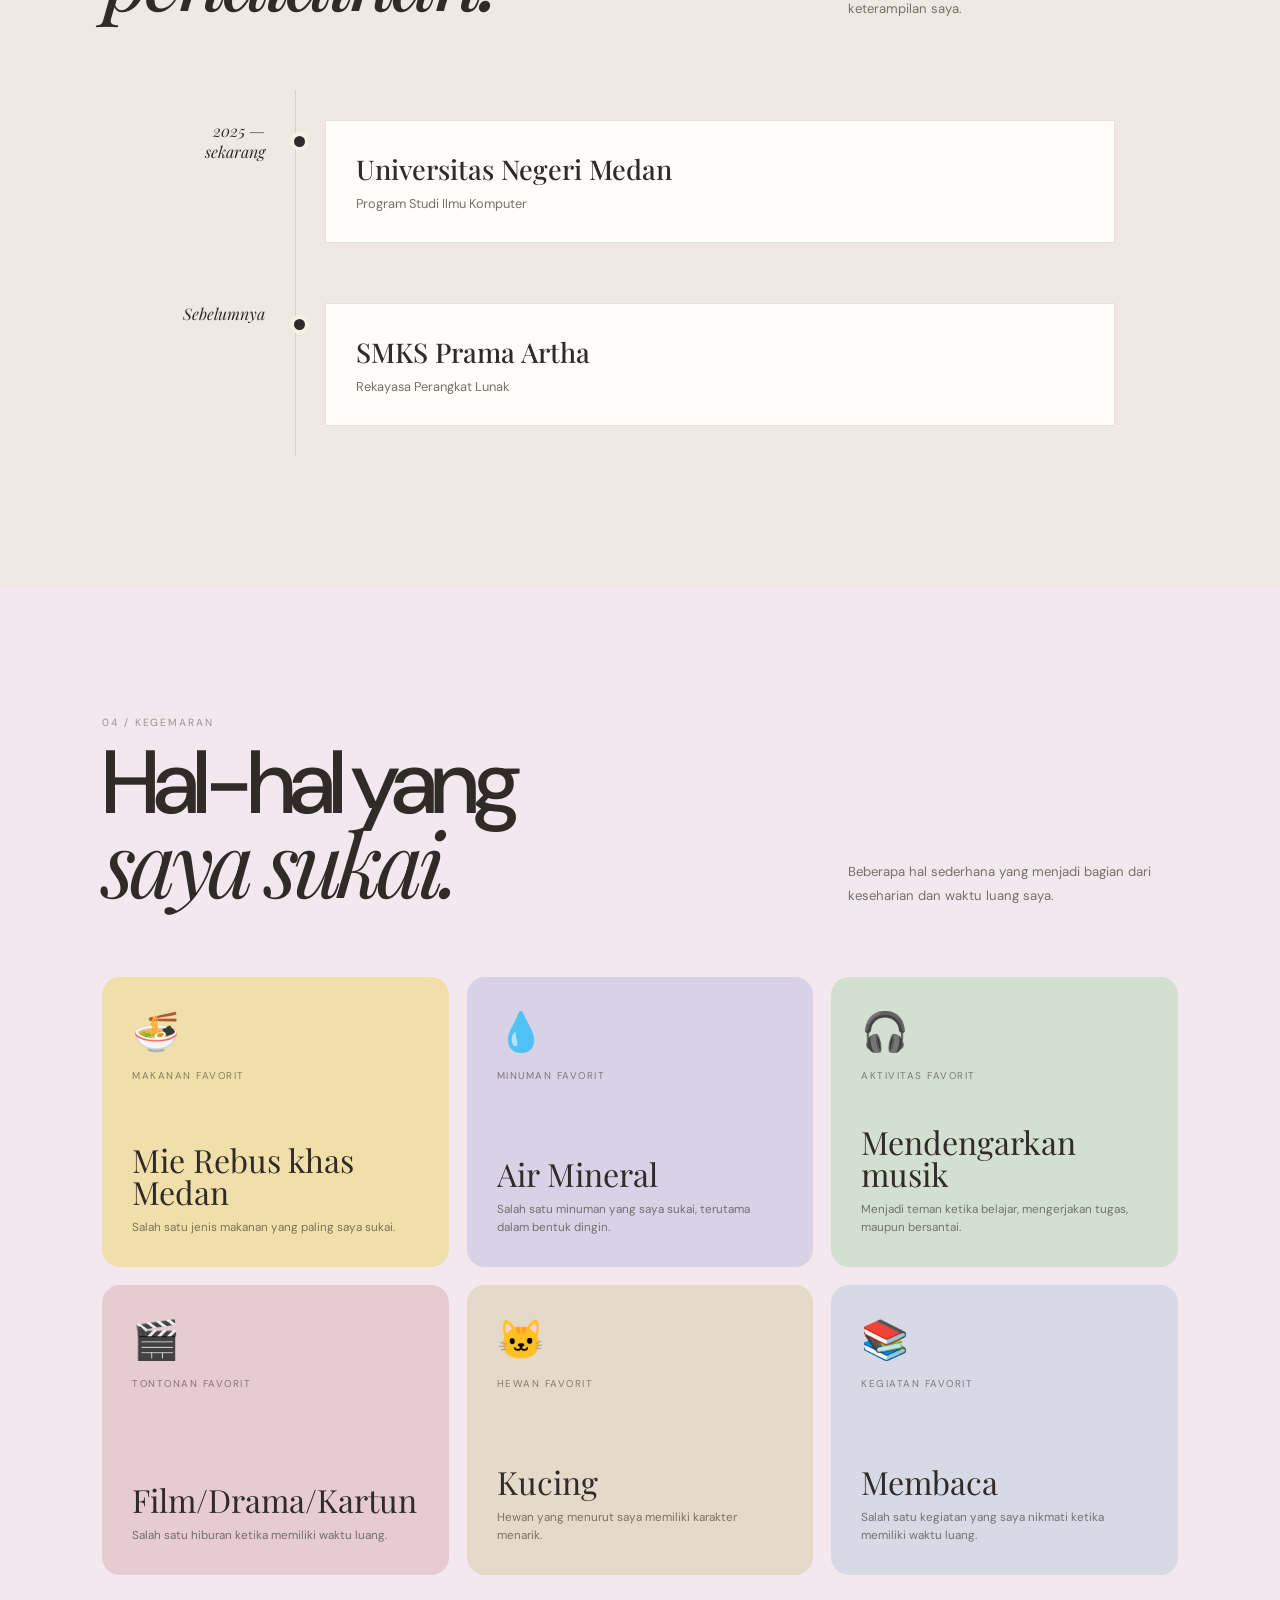
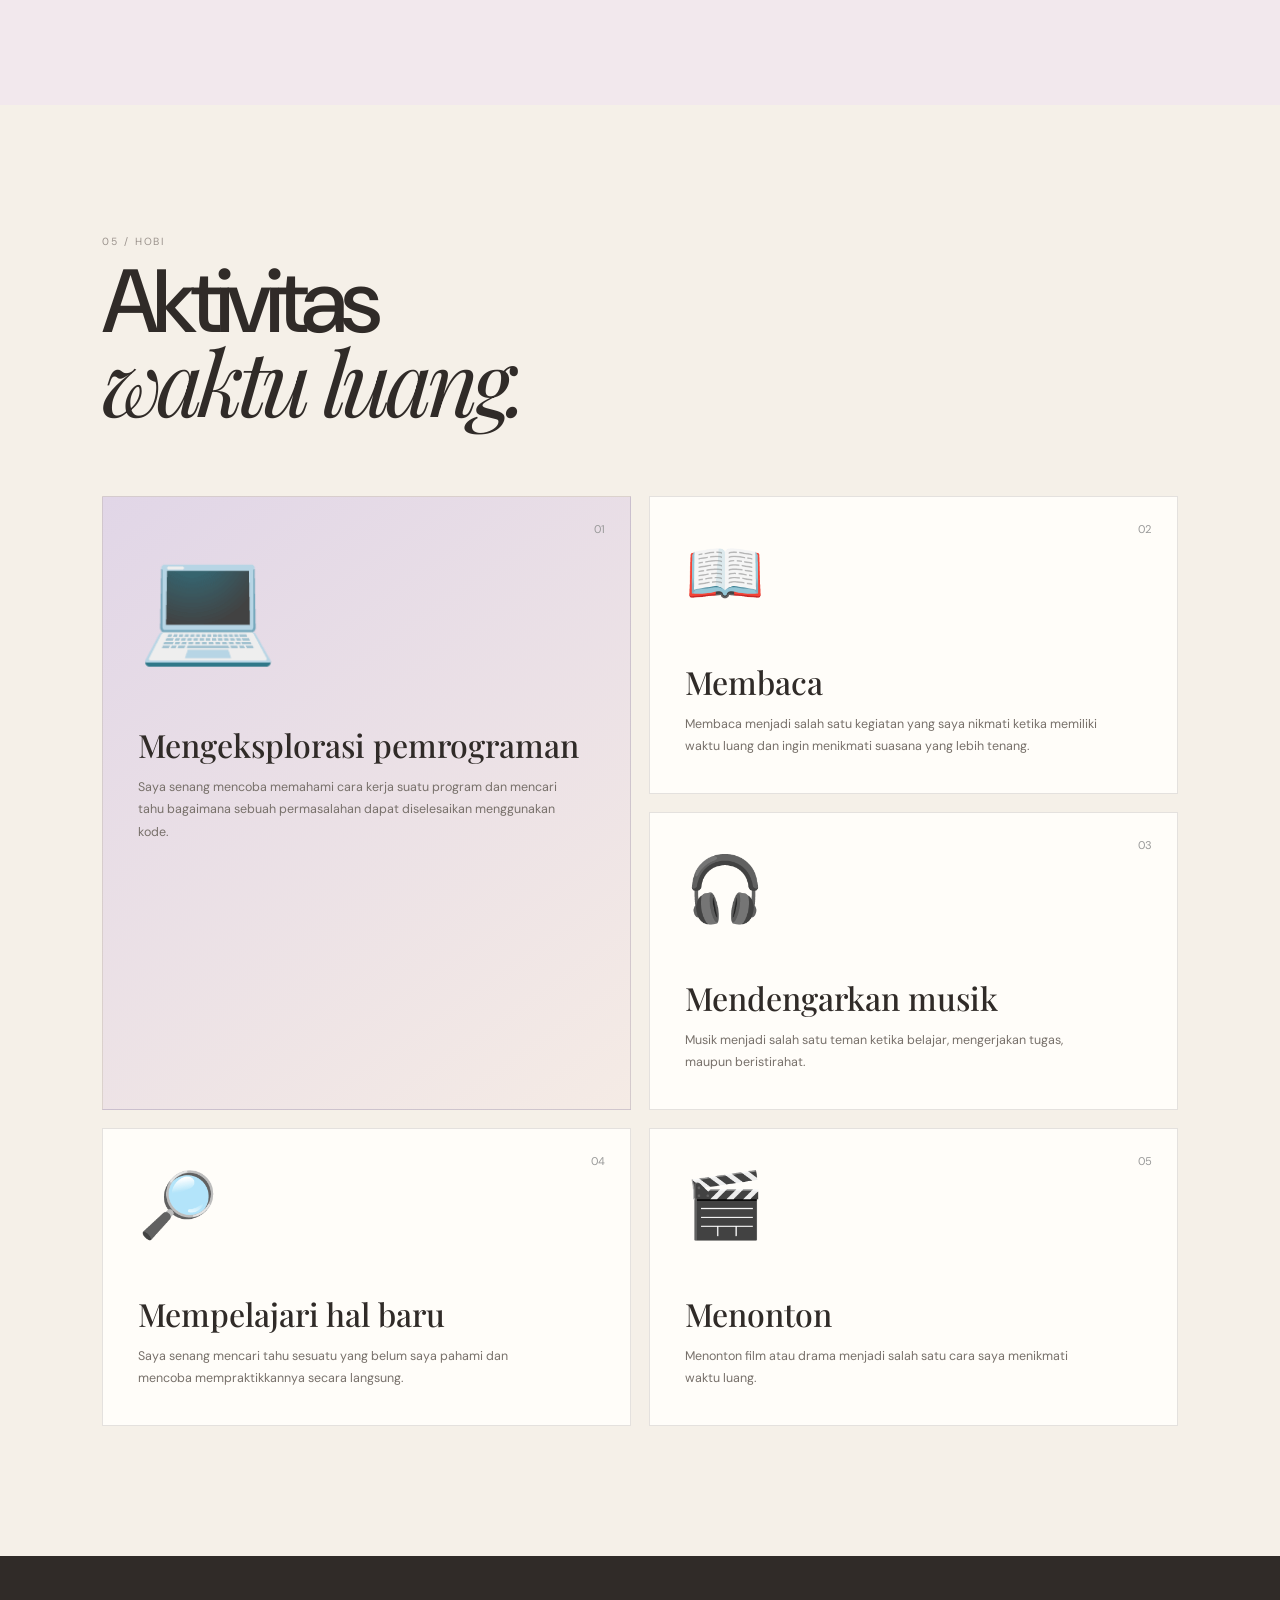
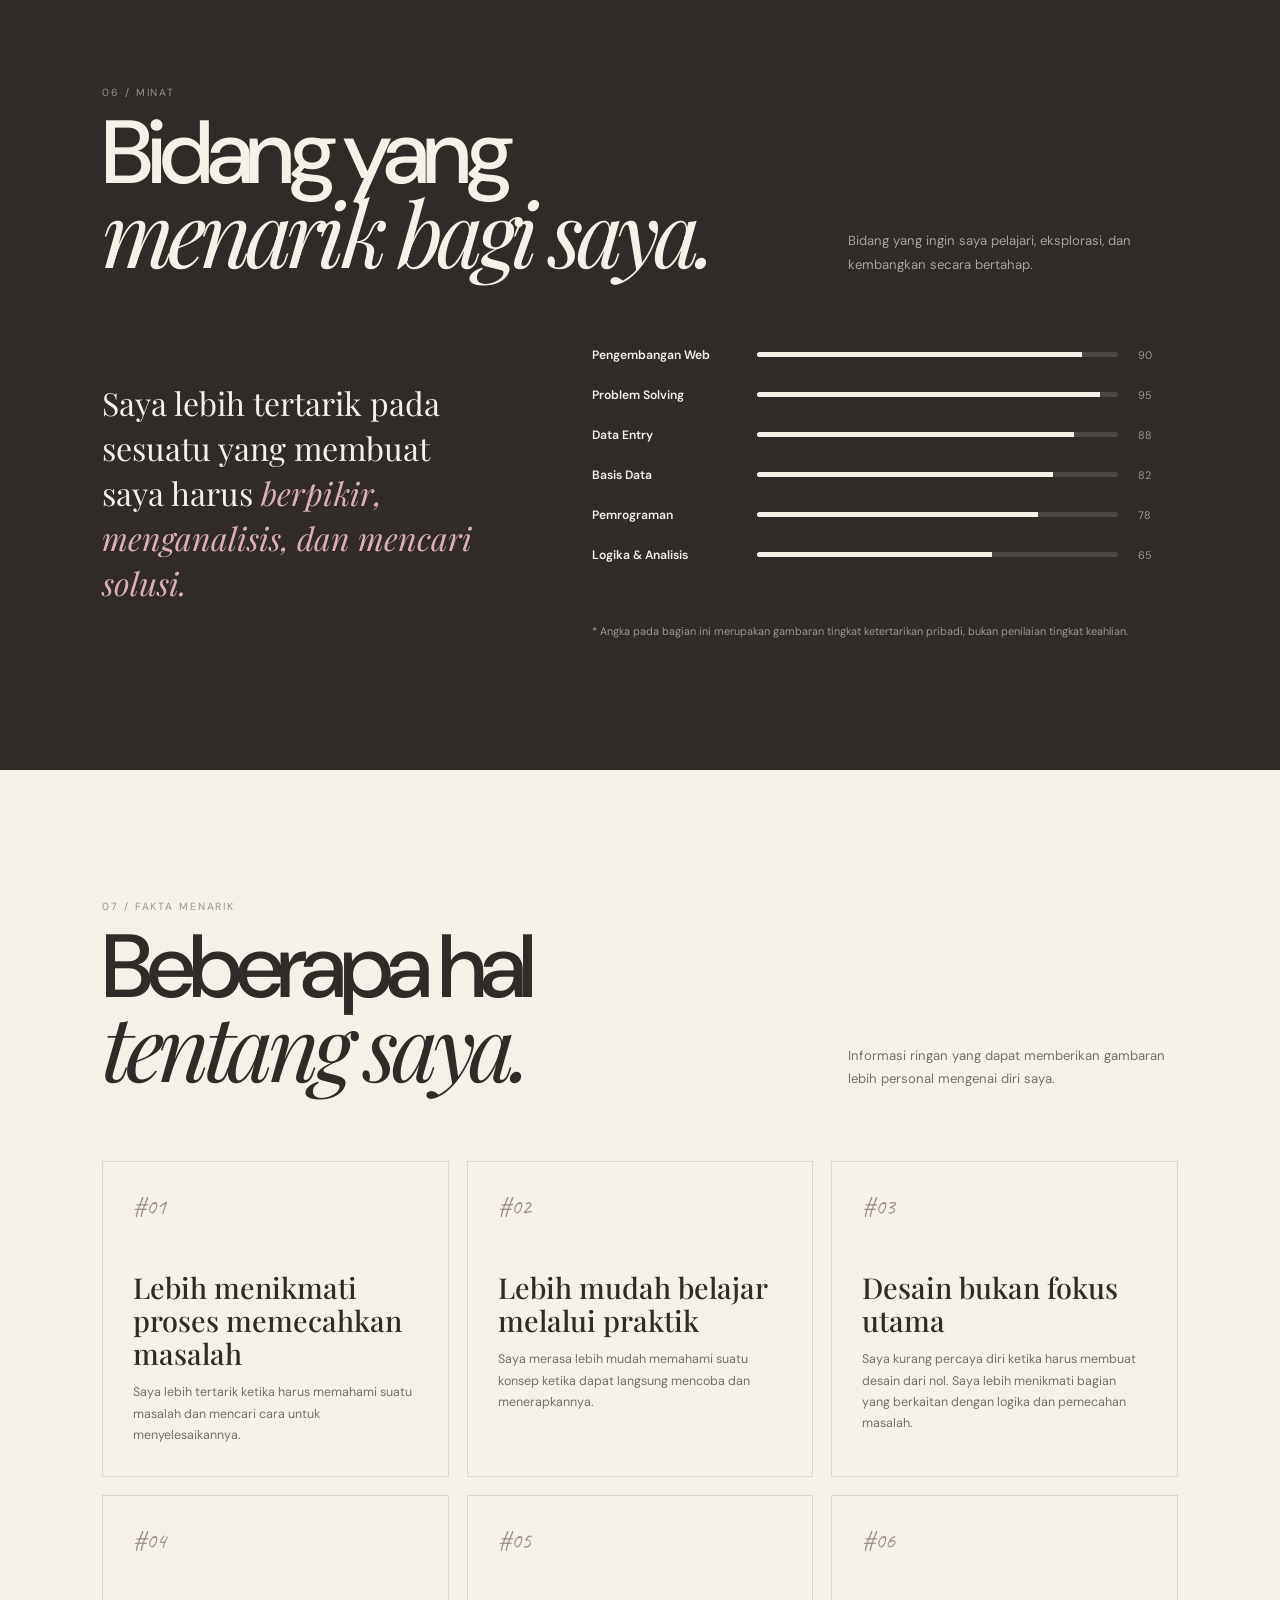
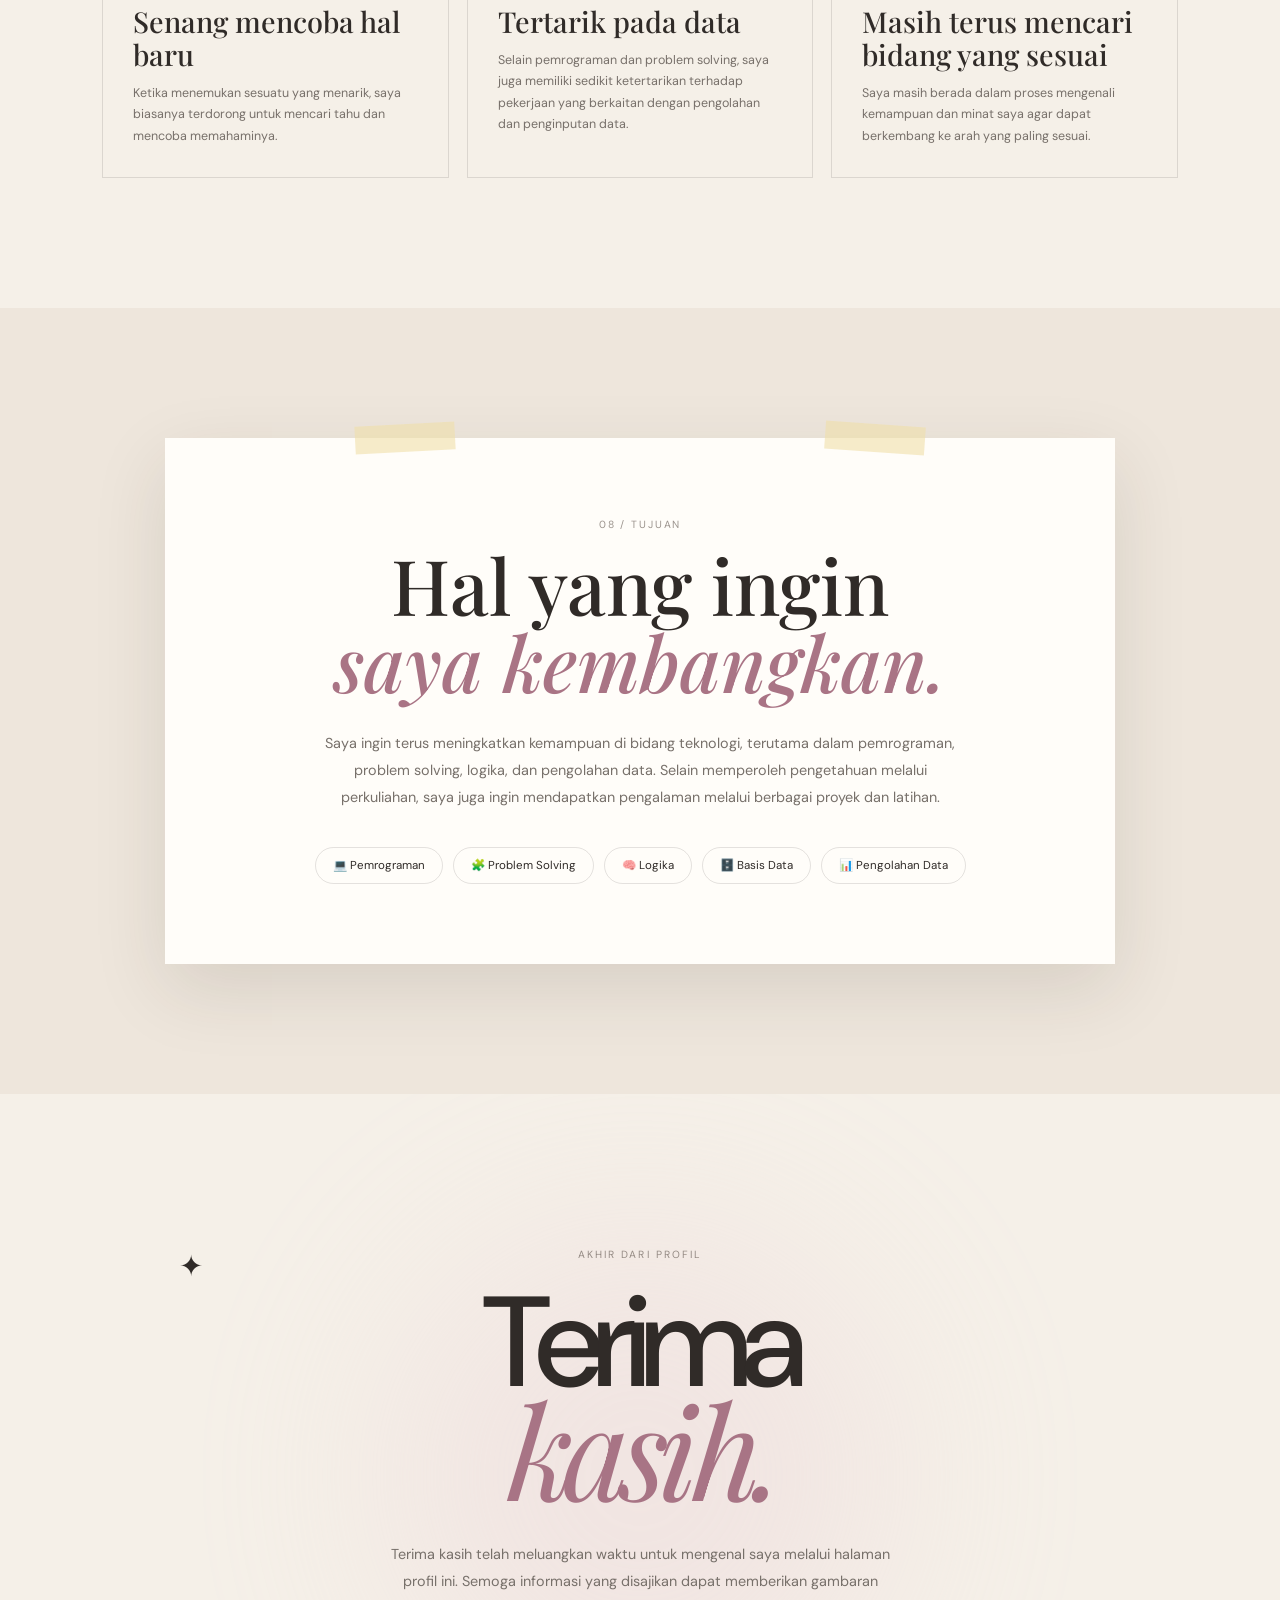
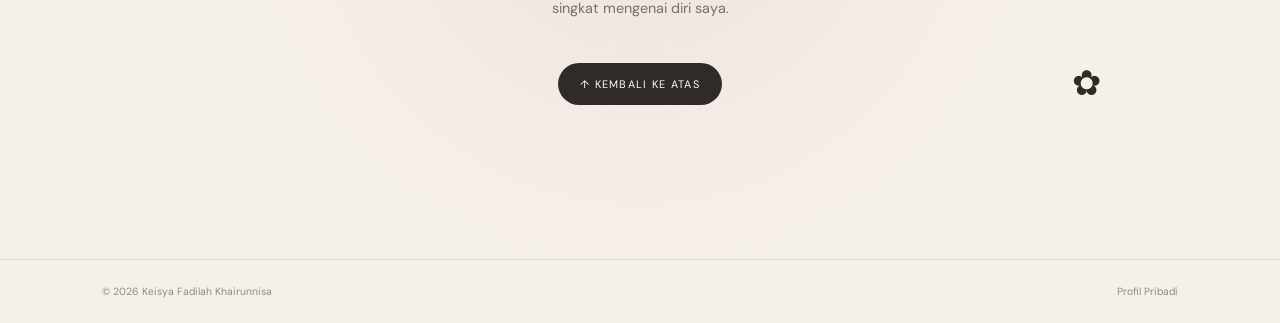
<file: porto.html>
<!DOCTYPE html>
<html lang="id">

<head>

    <meta charset="UTF-8">
    <meta name="viewport" content="width=device-width, initial-scale=1.0">

    <title>Profil | Keisya Fadilah Khairunnisa</title>

    <!-- GOOGLE FONT -->
    <link rel="preconnect" href="https://fonts.googleapis.com">
    <link rel="preconnect" href="https://fonts.gstatic.com" crossorigin>

    <link href="https://fonts.googleapis.com/css2?family=DM+Sans:wght@400;500;600;700&family=Playfair+Display:ital,wght@400;500;600&family=Caveat:wght@500;600&display=swap" rel="stylesheet">
    <link rel="stylesheet" href="style.css"> 

</head>


<body>


    <!-- =====================================================
         PEMBUKA
    ===================================================== -->

    <div class="pembuka">

        <div class="pembuka-isi">

            <div class="pembuka-label">
                profil pribadi
            </div>

            <div class="pembuka-nama">
                Keisya.
            </div>

            <div class="garis-loading">
                <span></span>
            </div>

            <div class="pembuka-label">
                mempersiapkan halaman...
            </div>

        </div>

    </div>



    <!-- =====================================================
         NAVIGASI
    ===================================================== -->

    <nav id="nav">

        <!-- CUMA K. -->

        <div class="logo">
            K<span>.</span>
        </div>


        <div class="menu">

            <a href="#profil">
                profil
            </a>

            <a href="#identitas">
                identitas
            </a>

            <a href="#pendidikan">
                pendidikan
            </a>

            <a href="#favorit">
                kegemaran
            </a>

            <a href="#hobi">
                hobi
            </a>

            <a href="#minat">
                minat
            </a>

            <a href="#fakta">
                fakta
            </a>

        </div>

    </nav>



    <!-- =====================================================
         HERO
    ===================================================== -->

    <header
        class="hero"
        id="profil"
    >


        <div
            class="hiasan bintang"
            style="top:18%;left:7%;"
        >
            ✦
        </div>


        <div
            class="hiasan bunga"
            style="top:25%;right:8%;"
        >
            ✿
        </div>


        <div
            class="hiasan coretan"
            style="bottom:17%;left:40%;"
        >
            profil pribadi
        </div>



        <div class="hero-grid">


            <div>

                <div class="label-hero">
                    halaman profil pribadi
                </div>


                <!-- NAMA LENGKAP -->

                <h1>

                    Keisya<br>

                    <em>
                        Fadilah<br>
                        Khairunnisa.
                    </em>

                </h1>


                <p class="hero-deskripsi">

                    Selamat datang di halaman profil pribadi saya.
                    Website ini dibuat sebagai media perkenalan
                    yang memuat informasi singkat mengenai
                    <strong>identitas, pendidikan, kegemaran,
                    minat, hobi, serta beberapa hal menarik
                    mengenai diri saya.</strong>

                </p>


                <a
                    href="#identitas"
                    class="hero-tombol"
                >

                    <span></span>

                    Jelajahi profil

                    ↓

                </a>

            </div>



            <!-- FOTO -->

            <div class="foto-area">

                <div class="polaroid">

                    <div class="pita"></div>


                    <div class="foto">

                        <img
                            src="foto_keisya.jpeg"
                            alt="Foto Keisya Fadilah Khairunnisa"
                        >

                    </div>


                    <div class="keterangan-foto">

                        this is me. ♡

                    </div>

                </div>


                <div class="catatan">

                    mahasiswa<br>

                    Ilmu Komputer ✦

                </div>

            </div>

        </div>

    </header>



    <!-- =====================================================
         IDENTITAS
    ===================================================== -->

    <section
        class="identitas"
        id="identitas"
    >


        <div class="kepala-section reveal">

            <div>

                <div class="nomor">
                    01 / identitas
                </div>

                <h2 class="judul">

                    Informasi<br>

                    <em>pribadi.</em>

                </h2>

            </div>


            <p class="keterangan-section">

                Beberapa informasi dasar sebagai
                gambaran singkat mengenai identitas
                dan latar belakang saya.

            </p>

        </div>



        <div class="grid-identitas reveal">


            <div class="data">

                <div class="data-ikon">
                    👤
                </div>

                <div class="data-label">
                    nama lengkap
                </div>

                <div class="data-nilai">
                    Keisya Fadilah Khairunnisa
                </div>

            </div>


            <div class="data">

                <div class="data-ikon">
                    🌿
                </div>

                <div class="data-label">
                    kepribadian
                </div>

                <div class="data-nilai">
                    Introvert yang komunikatif
                </div>

            </div>


            <div class="data">

                <div class="data-ikon">
                    🎓
                </div>

                <div class="data-label">
                    status
                </div>

                <div class="data-nilai">
                    Mahasiswa
                </div>

            </div>


            <div class="data">

                <div class="data-ikon">
                    💻
                </div>

                <div class="data-label">
                    program studi
                </div>

                <div class="data-nilai">
                    Ilmu Komputer
                </div>

            </div>


            <div class="data">

                <div class="data-ikon">
                    🏫
                </div>

                <div class="data-label">
                    perguruan tinggi
                </div>

                <div class="data-nilai">
                    Universitas Negeri Medan
                </div>

            </div>


            <div class="data">

                <div class="data-ikon">
                    📍
                </div>

                <div class="data-label">
                    negara
                </div>

                <div class="data-nilai">
                    Indonesia
                </div>

            </div>


            <div class="data">

                <div class="data-ikon">
                    🌷
                </div>

                <div class="data-label">
                    panggilan
                </div>

                <div class="data-nilai">
                    Keisya / Kei
                </div>

            </div>


            <div class="data">

                <div class="data-ikon">
                    🧩
                </div>

                <div class="data-label">
                    bidang yang diminati
                </div>

                <div class="data-nilai">
                    Teknologi & Problem Solving
                </div>

            </div>

        </div>

    </section>



    <!-- =====================================================
         TENTANG SAYA
    ===================================================== -->

    <section id="tentang">


        <div class="kepala-section reveal">

            <div>

                <div class="nomor">
                    02 / tentang saya
                </div>

                <h2 class="judul">

                    Mengenal<br>

                    <em>diri saya.</em>

                </h2>

            </div>

        </div>



        <div class="tentang-grid">


            <div class="kartu-kutipan reveal">

                <p class="kutipan">

                    "Saya lebih menikmati proses
                    ketika harus memahami masalah,
                    mencari pola, lalu menemukan
                    <em>solusi.</em>"

                </p>


                <div class="tulisan">

                    Cara saya menikmati teknologi.

                </div>

            </div>



            <div class="teks-tentang reveal">

                <p>

                    Saya merupakan mahasiswa Ilmu Komputer
                    yang memiliki ketertarikan terhadap
                    bidang teknologi, khususnya pemrograman
                    dan pemecahan masalah.

                </p>


                <br>


                <p>

                    Saya lebih menikmati proses ketika
                    diberikan sebuah permasalahan untuk
                    dianalisis, dipahami, kemudian dicari
                    solusi yang tepat. Bagi saya, menemukan
                    cara agar suatu masalah dapat diselesaikan
                    merupakan salah satu bagian menarik
                    dalam mempelajari teknologi.

                </p>


                <br>


                <p>

                    Saya mungkin tidak terlalu percaya diri
                    ketika harus membuat sebuah desain
                    visual dari nol. Oleh karena itu,
                    <strong>desain bukan menjadi fokus utama
                    saya.</strong> Saya lebih tertarik pada
                    logika, analisis, pemrograman, basis data,
                    dan problem solving.

                </p>


                <br>


                <p>

                    Dalam proses belajar, saya juga berusaha
                    untuk terus mencoba berbagai hal baru
                    agar dapat mengetahui bidang yang paling
                    sesuai dengan kemampuan dan ketertarikan
                    saya.

                </p>

            </div>

        </div>

    </section>



    <!-- =====================================================
         PENDIDIKAN
    ===================================================== -->

    <section
        class="pendidikan"
        id="pendidikan"
    >


        <div class="kepala-section reveal">

            <div>

                <div class="nomor">
                    03 / pendidikan
                </div>

                <h2 class="judul">

                    Perjalanan<br>

                    <em>pendidikan.</em>

                </h2>

            </div>


            <p class="keterangan-section">

                Pendidikan menjadi salah satu bagian
                penting dalam proses pengembangan
                pengetahuan dan keterampilan saya.

            </p>

        </div>



        <div class="timeline">


            <div class="timeline-item reveal">

                <div class="tahun">
                    2025 — sekarang
                </div>


                <div class="pendidikan-kartu">

                    <h3>
                        Universitas Negeri Medan
                    </h3>

                    <p>
                        Program Studi Ilmu Komputer
                    </p>

                </div>

            </div>


            <div class="timeline-item reveal">

                <div class="tahun">
                    Sebelumnya
                </div>


                <div class="pendidikan-kartu">

                    <h3>
                        SMKS Prama Artha
                    </h3>

                    <p>
                        Rekayasa Perangkat Lunak
                    </p>

                </div>

            </div>


        </div>

    </section>



    <!-- =====================================================
         KEGEMARAN
    ===================================================== -->

    <section
        class="favorit"
        id="favorit"
    >


        <div class="kepala-section reveal">

            <div>

                <div class="nomor">
                    04 / kegemaran
                </div>

                <h2 class="judul">

                    Hal-hal yang<br>

                    <em>saya sukai.</em>

                </h2>

            </div>


            <p class="keterangan-section">

                Beberapa hal sederhana yang menjadi
                bagian dari keseharian dan waktu
                luang saya.

            </p>

        </div>



        <div class="grid-favorit">


            <div class="favorit-card reveal">

                <div>

                    <div class="favorit-ikon">
                        🍜
                    </div>

                    <div class="favorit-label">
                        makanan favorit
                    </div>

                </div>


                <div>

                    <div class="favorit-nilai">
                        Mie Rebus khas Medan
                    </div>

                    <div class="favorit-detail">
                        Salah satu jenis makanan yang
                        paling saya sukai.
                    </div>

                </div>

            </div>


            <div class="favorit-card reveal">

                <div>

                    <div class="favorit-ikon">
                        💧
                    </div>

                    <div class="favorit-label">
                        minuman favorit
                    </div>

                </div>


                <div>

                    <div class="favorit-nilai">
                        Air Mineral
                    </div>

                    <div class="favorit-detail">
                        Salah satu minuman yang saya sukai,
                        terutama dalam bentuk dingin.
                    </div>

                </div>

            </div>


            <div class="favorit-card reveal">

                <div>

                    <div class="favorit-ikon">
                        🎧
                    </div>

                    <div class="favorit-label">
                        aktivitas favorit
                    </div>

                </div>


                <div>

                    <div class="favorit-nilai">
                        Mendengarkan musik
                    </div>

                    <div class="favorit-detail">
                        Menjadi teman ketika belajar,
                        mengerjakan tugas, maupun bersantai.
                    </div>

                </div>

            </div>


            <div class="favorit-card reveal">

                <div>

                    <div class="favorit-ikon">
                        🎬
                    </div>

                    <div class="favorit-label">
                        tontonan favorit
                    </div>

                </div>


                <div>

                    <div class="favorit-nilai">
                        Film/Drama/Kartun
                    </div>

                    <div class="favorit-detail">
                        Salah satu hiburan ketika
                        memiliki waktu luang.
                    </div>

                </div>

            </div>


            <div class="favorit-card reveal">

                <div>

                    <div class="favorit-ikon">
                        🐱
                    </div>

                    <div class="favorit-label">
                        hewan favorit
                    </div>

                </div>


                <div>

                    <div class="favorit-nilai">
                        Kucing
                    </div>

                    <div class="favorit-detail">
                        Hewan yang menurut saya
                        memiliki karakter menarik.
                    </div>

                </div>

            </div>


            <div class="favorit-card reveal">

                <div>

                    <div class="favorit-ikon">
                        📚
                    </div>

                    <div class="favorit-label">
                        kegiatan favorit
                    </div>

                </div>


                <div>

                    <div class="favorit-nilai">
                        Membaca
                    </div>

                    <div class="favorit-detail">
                        Salah satu kegiatan yang saya
                        nikmati ketika memiliki waktu luang.
                    </div>

                </div>

            </div>


        </div>

    </section>



    <!-- =====================================================
         HOBI
    ===================================================== -->

    <section id="hobi">


        <div class="kepala-section reveal">

            <div>

                <div class="nomor">
                    05 / hobi
                </div>

                <h2 class="judul">

                    Aktivitas<br>

                    <em>waktu luang.</em>

                </h2>

            </div>

        </div>



        <div class="hobi-grid">


            <div
                class="hobi-card besar reveal"
            >

                <div class="hobi-nomor">
                    01
                </div>

                <span class="hobi-ikon">
                    💻
                </span>

                <div>

                    <h3>
                        Mengeksplorasi pemrograman
                    </h3>

                    <p>

                        Saya senang mencoba memahami cara
                        kerja suatu program dan mencari tahu
                        bagaimana sebuah permasalahan dapat
                        diselesaikan menggunakan kode.

                    </p>

                </div>

            </div>


            <div class="hobi-card reveal">

                <div class="hobi-nomor">
                    02
                </div>

                <span class="hobi-ikon">
                    📖
                </span>

                <div>

                    <h3>
                        Membaca
                    </h3>

                    <p>

                        Membaca menjadi salah satu kegiatan
                        yang saya nikmati ketika memiliki
                        waktu luang dan ingin menikmati
                        suasana yang lebih tenang.

                    </p>

                </div>

            </div>


            <div class="hobi-card reveal">

                <div class="hobi-nomor">
                    03
                </div>

                <span class="hobi-ikon">
                    🎧
                </span>

                <div>

                    <h3>
                        Mendengarkan musik
                    </h3>

                    <p>

                        Musik menjadi salah satu teman
                        ketika belajar, mengerjakan tugas,
                        maupun beristirahat.

                    </p>

                </div>

            </div>


            <div class="hobi-card reveal">

                <div class="hobi-nomor">
                    04
                </div>

                <span class="hobi-ikon">
                    🔎
                </span>

                <div>

                    <h3>
                        Mempelajari hal baru
                    </h3>

                    <p>

                        Saya senang mencari tahu sesuatu
                        yang belum saya pahami dan mencoba
                        mempraktikkannya secara langsung.

                    </p>

                </div>

            </div>


            <div class="hobi-card reveal">

                <div class="hobi-nomor">
                    05
                </div>

                <span class="hobi-ikon">
                    🎬
                </span>

                <div>

                    <h3>
                        Menonton
                    </h3>

                    <p>

                        Menonton film atau drama menjadi
                        salah satu cara saya menikmati
                        waktu luang.

                    </p>

                </div>

            </div>


        </div>

    </section>



    <!-- =====================================================
         MINAT
    ===================================================== -->

    <section
        class="minat"
        id="minat"
    >


        <div class="kepala-section reveal">

            <div>

                <div class="nomor">
                    06 / minat
                </div>

                <h2 class="judul">

                    Bidang yang<br>

                    <em>menarik bagi saya.</em>

                </h2>

            </div>


            <p class="keterangan-section">

                Bidang yang ingin saya pelajari,
                eksplorasi, dan kembangkan secara
                bertahap.

            </p>

        </div>



        <div class="minat-grid">


            <div class="minat-intro reveal">

                Saya lebih tertarik pada sesuatu
                yang membuat saya harus
                <em>berpikir, menganalisis,
                dan mencari solusi.</em>

            </div>



            <div class="daftar-minat reveal">


                <div class="minat-item">

                    <div class="minat-nama">
                        Pengembangan Web
                    </div>

                    <div class="bar">

                        <div
                            class="bar-isi"
                            data-width="90%"
                        ></div>

                    </div>

                    <div class="angka">
                        90
                    </div>

                </div>


                <div class="minat-item">

                    <div class="minat-nama">
                        Problem Solving
                    </div>

                    <div class="bar">

                        <div
                            class="bar-isi"
                            data-width="95%"
                        ></div>

                    </div>

                    <div class="angka">
                        95
                    </div>

                </div>


                <div class="minat-item">

                    <div class="minat-nama">
                        Data Entry
                    </div>

                    <div class="bar">

                        <div
                            class="bar-isi"
                            data-width="88%"
                        ></div>

                    </div>

                    <div class="angka">
                        88
                    </div>

                </div>


                <div class="minat-item">

                    <div class="minat-nama">
                        Basis Data
                    </div>

                    <div class="bar">

                        <div
                            class="bar-isi"
                            data-width="82%"
                        ></div>

                    </div>

                    <div class="angka">
                        82
                    </div>

                </div>


                <div class="minat-item">

                    <div class="minat-nama">
                        Pemrograman
                    </div>

                    <div class="bar">

                        <div
                            class="bar-isi"
                            data-width="78%"
                        ></div>

                    </div>

                    <div class="angka">
                        78
                    </div>

                </div>


                <div class="minat-item">

                    <div class="minat-nama">
                        Logika & Analisis
                    </div>

                    <div class="bar">

                        <div
                            class="bar-isi"
                            data-width="65%"
                        ></div>

                    </div>

                    <div class="angka">
                        65
                    </div>

                </div>


                <p class="keterangan-minat">

                    * Angka pada bagian ini merupakan
                    gambaran tingkat ketertarikan pribadi,
                    bukan penilaian tingkat keahlian.

                </p>


            </div>

        </div>

    </section>



    <!-- =====================================================
         FAKTA MENARIK
         TOTAL 6
    ===================================================== -->

    <section id="fakta">


        <div class="kepala-section reveal">

            <div>

                <div class="nomor">
                    07 / fakta menarik
                </div>

                <h2 class="judul">

                    Beberapa hal<br>

                    <em>tentang saya.</em>

                </h2>

            </div>


            <p class="keterangan-section">

                Informasi ringan yang dapat memberikan
                gambaran lebih personal mengenai diri saya.

            </p>

        </div>



        <div class="fakta-grid">


            <!-- FAKTA 01 -->

            <div class="fakta-card reveal">

                <div class="fakta-nomor">
                    #01
                </div>

                <h3>
                    Lebih menikmati proses memecahkan masalah
                </h3>

                <p>

                    Saya lebih tertarik ketika harus
                    memahami suatu masalah dan mencari
                    cara untuk menyelesaikannya.

                </p>

            </div>


            <!-- FAKTA 02 -->

            <div class="fakta-card reveal">

                <div class="fakta-nomor">
                    #02
                </div>

                <h3>
                    Lebih mudah belajar melalui praktik
                </h3>

                <p>

                    Saya merasa lebih mudah memahami
                    suatu konsep ketika dapat langsung
                    mencoba dan menerapkannya.

                </p>

            </div>


            <!-- FAKTA 03 -->

            <div class="fakta-card reveal">

                <div class="fakta-nomor">
                    #03
                </div>

                <h3>
                    Desain bukan fokus utama
                </h3>

                <p>

                    Saya kurang percaya diri ketika harus
                    membuat desain dari nol. Saya lebih
                    menikmati bagian yang berkaitan dengan
                    logika dan pemecahan masalah.

                </p>

            </div>


            <!-- FAKTA 04 -->

            <div class="fakta-card reveal">

                <div class="fakta-nomor">
                    #04
                </div>

                <h3>
                    Senang mencoba hal baru
                </h3>

                <p>

                    Ketika menemukan sesuatu yang menarik,
                    saya biasanya terdorong untuk mencari
                    tahu dan mencoba memahaminya.

                </p>

            </div>


            <!-- FAKTA 05 -->

            <div class="fakta-card reveal">

                <div class="fakta-nomor">
                    #05
                </div>

                <h3>
                    Tertarik pada data
                </h3>

                <p>

                    Selain pemrograman dan problem solving,
                    saya juga memiliki sedikit ketertarikan
                    terhadap pekerjaan yang berkaitan dengan
                    pengolahan dan penginputan data.

                </p>

            </div>


            <!-- FAKTA 06 -->

            <div class="fakta-card reveal">

                <div class="fakta-nomor">
                    #06
                </div>

                <h3>
                    Masih terus mencari bidang yang sesuai
                </h3>

                <p>

                    Saya masih berada dalam proses mengenali
                    kemampuan dan minat saya agar dapat
                    berkembang ke arah yang paling sesuai.

                </p>

            </div>


        </div>

    </section>



    <!-- =====================================================
         TUJUAN
    ===================================================== -->

    <section class="tujuan">


        <div class="tujuan-box reveal">


            <div class="nomor">
                08 / tujuan
            </div>


            <h2 class="tujuan-judul">

                Hal yang ingin<br>

                <em>saya kembangkan.</em>

            </h2>


            <p class="tujuan-text">

                Saya ingin terus meningkatkan kemampuan
                di bidang teknologi, terutama dalam
                pemrograman, problem solving, logika,
                dan pengolahan data. Selain memperoleh
                pengetahuan melalui perkuliahan, saya
                juga ingin mendapatkan pengalaman melalui
                berbagai proyek dan latihan.

            </p>


            <div class="tujuan-list">

                <div class="tujuan-item">
                    💻 Pemrograman
                </div>

                <div class="tujuan-item">
                    🧩 Problem Solving
                </div>

                <div class="tujuan-item">
                    🧠 Logika
                </div>

                <div class="tujuan-item">
                    🗄️ Basis Data
                </div>

                <div class="tujuan-item">
                    📊 Pengolahan Data
                </div>

            </div>


        </div>

    </section>



    <!-- =====================================================
         PENUTUP
    ===================================================== -->

    <section class="penutup">


        <div
            class="hiasan bintang"
            style="top:20%;left:14%;"
        >
            ✦
        </div>


        <div
            class="hiasan bunga"
            style="bottom:20%;right:14%;"
        >
            ✿
        </div>


        <div class="penutup-isi reveal">

            <div class="penutup-label">

                akhir dari profil

            </div>


            <h2>

                Terima<br>

                <em>kasih.</em>

            </h2>


            <p>

                Terima kasih telah meluangkan waktu
                untuk mengenal saya melalui halaman
                profil ini. Semoga informasi yang
                disajikan dapat memberikan gambaran
                singkat mengenai diri saya.

            </p>


            <a
                href="#"
                class="kembali"
                onclick="
                    window.scrollTo({
                        top: 0,
                        behavior: 'smooth'
                    });
                    return false;
                "
            >

                ↑ Kembali ke atas

            </a>

        </div>

    </section>



    <!-- =====================================================
         FOOTER
    ===================================================== -->

    <footer>

        <span>

            © 2026
            Keisya Fadilah Khairunnisa

        </span>


        <span>

            Profil Pribadi

        </span>

    </footer>



    <!-- =====================================================
         JAVASCRIPT
    ===================================================== -->

<script src="script.js"></script>

</body>

</html>
</file>
<file: style.css>
/* =====================================================
           WARNA
        ===================================================== */

        :root {

            --latar: #f5f0e8;
            --putih: #fffdf9;

            --teks: #302b28;
            --teks-lembut: #77706a;

            --pink: #e8cbd4;
            --ungu: #d9d1e5;
            --hijau: #d3dfd0;
            --kuning: #f1dfaa;

            --garis: rgba(48,43,40,.13);

            --bayangan:
                0 25px 70px rgba(50,40,35,.12);
        }


        /* =====================================================
           RESET
        ===================================================== */

        * {
            margin: 0;
            padding: 0;
            box-sizing: border-box;
        }


        html {
            scroll-behavior: smooth;
        }


        body {

            background: var(--latar);

            color: var(--teks);

            font-family: "DM Sans", sans-serif;

            overflow-x: hidden;
        }


        a {
            color: inherit;
            text-decoration: none;
        }


        ::selection {

            background: var(--teks);

            color: white;
        }


        /* =====================================================
           TEKSTUR HALUS
        ===================================================== */

        body::before {

            content: "";

            position: fixed;

            inset: 0;

            pointer-events: none;

            z-index: 9999;

            opacity: .035;

            background-image:
                url("data:image/svg+xml,%3Csvg viewBox='0 0 180 180' xmlns='http://www.w3.org/2000/svg'%3E%3Cfilter id='noise'%3E%3CfeTurbulence type='fractalNoise' baseFrequency='.8' numOctaves='4' stitchTiles='stitch'/%3E%3C/filter%3E%3Crect width='100%25' height='100%25' filter='url(%23noise)'/%3E%3C/svg%3E");
        }


        /* =====================================================
           LOADING SCREEN
        ===================================================== */

        .pembuka {

            position: fixed;

            inset: 0;

            z-index: 5000;

            background: var(--teks);

            color: var(--latar);

            display: flex;

            justify-content: center;

            align-items: center;

            transition:
                opacity .8s ease,
                visibility .8s ease;
        }


        .pembuka.selesai {

            opacity: 0;

            visibility: hidden;
        }


        .pembuka-isi {

            text-align: center;
        }


        .pembuka-label {

            font-size: .65rem;

            letter-spacing: .25em;

            text-transform: uppercase;

            opacity: .55;
        }


        .pembuka-nama {

            font-family:
                "Playfair Display", serif;

            font-size:
                clamp(2.6rem, 7vw, 6rem);

            font-style: italic;

            margin: 15px 0;
        }


        .garis-loading {

            width: 200px;

            height: 1px;

            background:
                rgba(255,255,255,.15);

            overflow: hidden;

            margin: 20px auto;
        }


        .garis-loading span {

            display: block;

            width: 0;

            height: 100%;

            background: white;

            animation:
                loading 1.8s ease forwards;
        }


        @keyframes loading {

            to {
                width: 100%;
            }

        }


        /* =====================================================
           NAVBAR
        ===================================================== */

        nav {

            position: fixed;

            top: 0;
            left: 0;

            width: 100%;

            padding:
                25px 7vw;

            display: flex;

            justify-content: space-between;

            align-items: center;

            z-index: 1000;

            transition: .4s;
        }


        nav.scrolled {

            padding:
                15px 7vw;

            background:
                rgba(245,240,232,.85);

            backdrop-filter:
                blur(18px);

            border-bottom:
                1px solid var(--garis);
        }


        /* CUMA K. DI POJOK */

        .logo {

            font-family:
                "Playfair Display", serif;

            font-size: 1.5rem;

            font-style: italic;

            font-weight: 600;

            letter-spacing: -.05em;
        }


        .logo span {

            color:
                #ad7c8d;
        }


        .menu {

            display: flex;

            gap: 28px;
        }


        .menu a {

            position: relative;

            font-size: .65rem;

            text-transform: uppercase;

            letter-spacing: .14em;
        }


        .menu a::after {

            content: "";

            position: absolute;

            bottom: -7px;
            left: 0;

            width: 0;

            height: 1px;

            background:
                var(--teks);

            transition: .3s;
        }


        .menu a:hover::after {

            width: 100%;
        }


        /* =====================================================
           HIASAN
        ===================================================== */

        .hiasan {

            position: absolute;

            pointer-events: none;

            z-index: 1;
        }


        .bintang {

            font-size: 1.8rem;

            animation:
                melayang 4s ease-in-out infinite;
        }


        .bunga {

            font-size: 2.2rem;

            animation:
                berputar 12s linear infinite;
        }


        .coretan {

            font-family:
                "Caveat", cursive;

            font-size: 1.4rem;

            color:
                #9b7a84;
        }


        @keyframes melayang {

            0%,100% {

                transform:
                    translateY(0)
                    rotate(-5deg);
            }

            50% {

                transform:
                    translateY(-15px)
                    rotate(5deg);
            }

        }


        @keyframes berputar {

            to {

                transform:
                    rotate(360deg);
            }

        }


        /* =====================================================
           HERO
        ===================================================== */

        .hero {

            min-height: 100vh;

            padding:
                150px 8vw 100px;

            position: relative;

            display: flex;

            align-items: center;

            overflow: hidden;
        }


        .hero::before {

            content: "";

            position: absolute;

            width: 500px;
            height: 500px;

            border-radius: 50%;

            background:
                var(--pink);

            filter:
                blur(90px);

            opacity: .35;

            right: -10%;
            top: 10%;
        }


        .hero::after {

            content: "";

            position: absolute;

            width: 400px;
            height: 400px;

            border-radius: 50%;

            background:
                var(--ungu);

            filter:
                blur(90px);

            opacity: .3;

            left: -10%;
            bottom: -10%;
        }


        .hero-grid {

            width: 100%;

            display: grid;

            grid-template-columns:
                1.15fr .85fr;

            align-items: center;

            gap: 80px;

            position: relative;

            z-index: 2;
        }


        .label-hero {

            display: inline-flex;

            align-items: center;

            gap: 10px;

            padding:
                9px 16px;

            background:
                rgba(255,255,255,.7);

            border-radius: 100px;

            font-size: .65rem;

            letter-spacing: .1em;

            text-transform: uppercase;

            box-shadow:
                0 10px 30px
                rgba(50,40,35,.06);

            margin-bottom: 30px;

            animation:
                muncul .9s .2s both;
        }


        .label-hero::before {

            content: "✦";

            color:
                #a87888;
        }


        .hero h1 {

            font-size:
                clamp(3.7rem, 7vw, 7.5rem);

            line-height: .82;

            letter-spacing: -.08em;

            font-weight: 500;

            animation:
                muncul .9s .4s both;
        }


        .hero h1 em {

            font-family:
                "Playfair Display", serif;

            font-style: italic;

            font-weight: 400;
        }


        .hero-deskripsi {

            max-width: 570px;

            color:
                var(--teks-lembut);

            line-height: 1.9;

            font-size: .9rem;

            margin-top: 40px;

            animation:
                muncul .9s .6s both;
        }


        .hero-deskripsi strong {

            color:
                var(--teks);
        }


        .hero-tombol {

            display: inline-flex;

            align-items: center;

            gap: 12px;

            margin-top: 40px;

            font-size: .68rem;

            letter-spacing: .13em;

            text-transform: uppercase;

            animation:
                muncul .9s .8s both;
        }


        .hero-tombol span {

            width: 38px;

            height: 1px;

            background:
                #aaa;
        }


        @keyframes muncul {

            from {

                opacity: 0;

                transform:
                    translateY(25px);
            }

            to {

                opacity: 1;

                transform:
                    translateY(0);
            }

        }


        /* =====================================================
           FOTO
        ===================================================== */

        .foto-area {

            display: flex;

            justify-content: center;

            position: relative;

            animation:
                muncul 1s .5s both;
        }


        .polaroid {

            width:
                min(390px,82vw);

            padding:
                15px 15px 70px;

            background:
                white;

            box-shadow:
                0 35px 80px
                rgba(50,40,35,.17);

            transform:
                rotate(4deg);

            transition:
                transform .5s
                cubic-bezier(.16,1,.3,1);
        }


        .polaroid:hover {

            transform:
                rotate(0)
                translateY(-12px)
                scale(1.02);
        }


        .pita {

            position: absolute;

            width: 105px;

            height: 30px;

            top: -14px;

            left: 50%;

            transform:
                translateX(-50%)
                rotate(-3deg);

            background:
                rgba(241,223,170,.7);
        }


        .foto {

            aspect-ratio:
                4 / 5;

            background:
                linear-gradient(
                    135deg,
                    #d9c9d1,
                    #b9afc9
                );

            display: flex;

            justify-content: center;

            align-items: center;

            overflow: hidden;

            position: relative;
        }


        .foto img {

            width: 100%;

            height: 100%;

            object-fit: cover;
        }


        .inisial {

            font-family:
                "Playfair Display", serif;

            font-style: italic;

            font-size: 7rem;

            color: white;

            opacity: .8;
        }


        .keterangan-foto {

            position: absolute;

            bottom: 20px;

            left: 25px;

            font-family:
                "Caveat", cursive;

            font-size: 1.4rem;

            color:
                var(--teks);
        }


        .catatan {

            position: absolute;

            right: -40px;

            bottom: 15px;

            padding:
                15px 20px;

            background:
                var(--kuning);

            font-family:
                "Caveat", cursive;

            font-size: 1.1rem;

            transform:
                rotate(-7deg);

            box-shadow:
                0 12px 30px
                rgba(50,40,35,.1);

            animation:
                melayang 4s 1s ease-in-out infinite;
        }


        /* =====================================================
           SECTION
        ===================================================== */

        section {

            padding:
                130px 8vw;

            position: relative;
        }


        .kepala-section {

            display: flex;

            justify-content: space-between;

            align-items: end;

            gap: 30px;

            margin-bottom: 70px;
        }


        .nomor {

            font-size: .65rem;

            color:
                #9b938d;

            text-transform: uppercase;

            letter-spacing: .18em;

            margin-bottom: 15px;
        }


        .judul {

            font-size:
                clamp(3rem,7vw,6.5rem);

            line-height: .87;

            letter-spacing: -.07em;

            font-weight: 500;
        }


        .judul em {

            font-family:
                "Playfair Display", serif;

            font-style: italic;

            font-weight: 400;
        }


        .keterangan-section {

            max-width: 330px;

            color:
                var(--teks-lembut);

            font-size: .82rem;

            line-height: 1.8;
        }


        /* =====================================================
           IDENTITAS
        ===================================================== */

        .identitas {

            background:
                #eee6dc;
        }


        .grid-identitas {

            display: grid;

            grid-template-columns:
                repeat(4,1fr);

            border:
                1px solid var(--garis);

            background:
                var(--garis);
        }


        .data {

            padding:
                35px 25px;

            min-height: 160px;

            background:
                var(--putih);

            transition: .4s;
        }


        .data:hover {

            transform:
                translateY(-7px);

            box-shadow:
                var(--bayangan);

            position: relative;

            z-index: 2;
        }


        .data-ikon {

            font-size: 1.5rem;

            margin-bottom: 22px;
        }


        .data-label {

            color:
                #9a918b;

            font-size: .62rem;

            text-transform: uppercase;

            letter-spacing: .15em;

            margin-bottom: 7px;
        }


        .data-nilai {

            font-size: .9rem;

            font-weight: 600;
        }


        /* =====================================================
           TENTANG SAYA
        ===================================================== */

        .tentang-grid {

            display: grid;

            grid-template-columns:
                .8fr 1.2fr;

            gap: 100px;

            align-items: center;
        }


        .kartu-kutipan {

            padding: 55px;

            background:
                var(--putih);

            box-shadow:
                var(--bayangan);

            transform:
                rotate(-1deg);

            position: relative;

            transition: .5s;
        }


        .kartu-kutipan:hover {

            transform:
                rotate(0)
                translateY(-8px);
        }


        .kartu-kutipan::before {

            content: "";

            position: absolute;

            inset: 13px;

            border:
                1px dashed var(--garis);

            pointer-events: none;
        }


        .kutipan {

            position: relative;

            font-family:
                "Playfair Display", serif;

            font-size:
                clamp(1.5rem,3vw,2.3rem);

            line-height: 1.4;

            z-index: 2;
        }


        .kutipan em {

            color:
                #a87485;
        }


        .tulisan {

            margin-top: 30px;

            font-family:
                "Caveat", cursive;

            font-size: 1.5rem;

            color:
                #94727e;
        }


        .teks-tentang {

            color:
                var(--teks-lembut);

            line-height: 1.95;

            font-size: .92rem;
        }


        .teks-tentang strong {

            color:
                var(--teks);
        }


        /* =====================================================
           PENDIDIKAN
        ===================================================== */

        .pendidikan {

            background:
                #f0e9e3;
        }


        .timeline {

            max-width: 950px;

            margin: auto;

            position: relative;
        }


        .timeline::before {

            content: "";

            position: absolute;

            left: 130px;

            top: 0;

            bottom: 0;

            width: 1px;

            background:
                var(--garis);
        }


        .timeline-item {

            display: grid;

            grid-template-columns:
                100px 1fr;

            gap: 60px;

            padding:
                30px 0;

            position: relative;
        }


        .tahun {

            font-family:
                "Playfair Display", serif;

            font-size: 1rem;

            font-style: italic;

            text-align: right;
        }


        .timeline-item::before {

            content: "";

            position: absolute;

            left: 125px;

            top: 42px;

            width: 11px;

            height: 11px;

            border-radius: 50%;

            background:
                var(--teks);

            border:
                4px solid var(--latar);
        }


        .pendidikan-kartu {

            padding: 30px;

            background:
                var(--putih);

            border:
                1px solid var(--garis);

            transition: .4s;
        }


        .pendidikan-kartu:hover {

            transform:
                translateX(8px);

            box-shadow:
                var(--bayangan);
        }


        .pendidikan-kartu h3 {

            font-family:
                "Playfair Display", serif;

            font-size: 1.7rem;

            font-weight: 500;
        }


        .pendidikan-kartu p {

            color:
                var(--teks-lembut);

            font-size: .8rem;

            margin-top: 8px;
        }


        /* =====================================================
           KEGEMARAN
        ===================================================== */

        .favorit {

            background:
                #f2e8ed;
        }


        .grid-favorit {

            display: grid;

            grid-template-columns:
                repeat(3,1fr);

            gap: 18px;
        }


        .favorit-card {

            min-height: 290px;

            padding: 30px;

            border-radius: 18px;

            display: flex;

            flex-direction: column;

            justify-content: space-between;

            transition:
                transform .5s
                cubic-bezier(.16,1,.3,1),
                box-shadow .5s;

            overflow: hidden;

            position: relative;
        }


        .favorit-card:nth-child(1) {
            background:
                var(--kuning);
        }


        .favorit-card:nth-child(2) {
            background:
                var(--ungu);
        }


        .favorit-card:nth-child(3) {
            background:
                var(--hijau);
        }


        .favorit-card:nth-child(4) {
            background:
                #e6cbd3;
        }


        .favorit-card:nth-child(5) {
            background:
                #e5d9c9;
        }


        .favorit-card:nth-child(6) {
            background:
                #d7d9e5;
        }


        .favorit-card:hover {

            transform:
                translateY(-10px)
                rotate(1deg);

            box-shadow:
                0 25px 60px
                rgba(50,40,35,.14);
        }


        .favorit-ikon {

            font-size: 2.4rem;
        }


        .favorit-label {

            margin-top: 12px;

            font-size: .62rem;

            text-transform: uppercase;

            letter-spacing: .15em;

            opacity: .55;
        }


        .favorit-nilai {

            font-family:
                "Playfair Display", serif;

            font-size: 2rem;

            line-height: 1;

            margin-top: 7px;
        }


        .favorit-detail {

            margin-top: 10px;

            font-size: .73rem;

            line-height: 1.6;

            opacity: .6;
        }


        /* =====================================================
           HOBI
        ===================================================== */

        .hobi-grid {

            display: grid;

            grid-template-columns:
                1fr 1fr;

            gap: 18px;
        }


        .hobi-card {

            min-height: 230px;

            padding: 35px;

            background:
                var(--putih);

            border:
                1px solid var(--garis);

            position: relative;

            transition: .4s;

            overflow: hidden;
        }


        .hobi-card:hover {

            transform:
                translateY(-8px);

            box-shadow:
                var(--bayangan);
        }


        .hobi-card.besar {

            grid-row:
                span 2;

            min-height: 480px;

            background:
                linear-gradient(
                    145deg,
                    #e1d6e7,
                    #f5ebe5
                );
        }


        .hobi-nomor {

            position: absolute;

            top: 25px;

            right: 25px;

            color:
                #999;

            font-size: .7rem;
        }


        .hobi-ikon {

            display: block;

            font-size: 4rem;

            margin-bottom: 45px;
        }


        .hobi-card.besar
        .hobi-ikon {

            font-size: 7rem;
        }


        .hobi-card h3 {

            font-family:
                "Playfair Display", serif;

            font-size: 2rem;

            font-weight: 500;
        }


        .hobi-card p {

            color:
                var(--teks-lembut);

            font-size: .78rem;

            line-height: 1.8;

            max-width: 420px;

            margin-top: 10px;
        }


        /* =====================================================
           MINAT
        ===================================================== */

        .minat {

            background:
                var(--teks);

            color:
                var(--latar);
        }


        .minat .nomor {

            color:
                #9d948e;
        }


        .minat .keterangan-section {

            color:
                #aaa29c;
        }


        .minat-grid {

            display: grid;

            grid-template-columns:
                .8fr 1.2fr;

            gap: 100px;

            align-items: center;
        }


        .minat-intro {

            font-family:
                "Playfair Display", serif;

            font-size: 2rem;

            line-height: 1.4;
        }


        .minat-intro em {

            color:
                #d9aebd;
        }


        .daftar-minat {

            display: flex;

            flex-direction: column;

            gap: 24px;
        }


        .minat-item {

            display: grid;

            grid-template-columns:
                145px 1fr 40px;

            align-items: center;

            gap: 20px;
        }


        .minat-nama {

            font-size: .76rem;

            font-weight: 600;
        }


        .bar {

            height: 5px;

            background:
                rgba(255,255,255,.13);

            border-radius: 10px;

            overflow: hidden;
        }


        .bar-isi {

            width: 0;

            height: 100%;

            background:
                var(--latar);

            transition:
                width 1.4s
                cubic-bezier(.16,1,.3,1);
        }


        .angka {

            color:
                #999;

            font-size: .68rem;
        }


        .keterangan-minat {

            margin-top: 35px;

            color:
                #9f9791;

            font-size: .68rem;

            line-height: 1.7;
        }


        /* =====================================================
           FAKTA MENARIK
           HANYA 6 FAKTA
        ===================================================== */

        .fakta-grid {

            display: grid;

            grid-template-columns:
                repeat(3,1fr);

            gap: 18px;
        }


        .fakta-card {

            min-height: 280px;

            padding: 30px;

            border:
                1px solid var(--garis);

            transition: .4s;

            position: relative;
        }


        .fakta-card:hover {

            transform:
                translateY(-8px);

            background:
                var(--putih);

            box-shadow:
                var(--bayangan);
        }


        .fakta-nomor {

            font-family:
                "Caveat", cursive;

            font-size: 1.4rem;

            color:
                #9b918b;
        }


        .fakta-card h3 {

            font-family:
                "Playfair Display", serif;

            font-size: 1.8rem;

            line-height: 1.15;

            font-weight: 500;

            margin-top: 50px;
        }


        .fakta-card p {

            margin-top: 12px;

            color:
                var(--teks-lembut);

            font-size: .78rem;

            line-height: 1.7;
        }


        /* =====================================================
           TUJUAN
        ===================================================== */

        .tujuan {

            background:
                #eee6dc;
        }


        .tujuan-box {

            max-width: 950px;

            margin: auto;

            padding:
                80px 40px;

            background:
                var(--putih);

            text-align: center;

            box-shadow:
                var(--bayangan);

            position: relative;
        }


        .tujuan-box::before,
        .tujuan-box::after {

            content: "";

            position: absolute;

            top: -14px;

            width: 100px;

            height: 28px;

            background:
                rgba(241,223,170,.6);
        }


        .tujuan-box::before {

            left: 20%;

            transform:
                rotate(-3deg);
        }


        .tujuan-box::after {

            right: 20%;

            transform:
                rotate(4deg);
        }


        .tujuan-judul {

            font-family:
                "Playfair Display", serif;

            font-size:
                clamp(2.5rem,6vw,5rem);

            line-height: 1;

            font-weight: 500;
        }


        .tujuan-judul em {

            color:
                #a97485;
        }


        .tujuan-text {

            max-width: 650px;

            margin:
                30px auto 0;

            color:
                var(--teks-lembut);

            line-height: 1.9;

            font-size: .9rem;
        }


        .tujuan-list {

            display: flex;

            flex-wrap: wrap;

            justify-content: center;

            gap: 10px;

            margin-top: 35px;
        }


        .tujuan-item {

            padding:
                10px 17px;

            border:
                1px solid var(--garis);

            border-radius: 100px;

            font-size: .72rem;

            transition: .3s;
        }


        .tujuan-item:hover {

            background:
                var(--teks);

            color:
                white;

            transform:
                translateY(-3px);
        }


        /* =====================================================
           PENUTUP
        ===================================================== */

        .penutup {

            min-height: 85vh;

            display: flex;

            justify-content: center;

            align-items: center;

            text-align: center;

            overflow: hidden;
        }


        .penutup::before {

            content: "";

            position: absolute;

            width: 500px;

            height: 500px;

            border-radius: 50%;

            background:
                var(--pink);

            filter:
                blur(100px);

            opacity: .3;
        }


        .penutup-isi {

            position: relative;

            z-index: 2;
        }


        .penutup-label {

            font-size: .65rem;

            text-transform: uppercase;

            letter-spacing: .2em;

            color:
                #958b84;
        }


        .penutup h2 {

            font-size:
                clamp(4rem,10vw,9rem);

            line-height: .82;

            letter-spacing: -.08em;

            font-weight: 500;

            margin:
                30px 0;
        }


        .penutup h2 em {

            font-family:
                "Playfair Display", serif;

            color:
                #a87485;

            font-weight: 400;
        }


        .penutup p {

            max-width: 520px;

            margin: auto;

            color:
                var(--teks-lembut);

            font-size: .9rem;

            line-height: 1.9;
        }


        .kembali {

            display: inline-flex;

            margin-top: 40px;

            padding:
                14px 22px;

            border-radius: 100px;

            background:
                var(--teks);

            color:
                white;

            font-size: .68rem;

            text-transform: uppercase;

            letter-spacing: .12em;

            transition: .4s;
        }


        .kembali:hover {

            transform:
                translateY(-5px);

            box-shadow:
                0 15px 35px
                rgba(50,40,35,.2);
        }


        /* =====================================================
           FOOTER
        ===================================================== */

        footer {

            padding:
                25px 8vw;

            border-top:
                1px solid var(--garis);

            display: flex;

            justify-content: space-between;

            gap: 20px;

            font-size: .65rem;

            color:
                #938a83;
        }


        /* =====================================================
           REVEAL
        ===================================================== */

        .reveal {

            opacity: 0;

            transform:
                translateY(35px);

            transition:
                opacity .9s ease,
                transform .9s
                cubic-bezier(.16,1,.3,1);
        }


        .reveal.aktif {

            opacity: 1;

            transform:
                translateY(0);
        }


        /* =====================================================
           TABLET
        ===================================================== */

        @media(max-width:850px) {

            .menu {
                display: none;
            }


            .hero {

                padding:
                    130px 6vw 80px;
            }


            .hero-grid {

                grid-template-columns: 1fr;

                gap: 65px;
            }


            .foto-area {

                order: -1;
            }


            section {

                padding:
                    90px 6vw;
            }


            .kepala-section {

                flex-direction: column;

                align-items: flex-start;
            }


            .grid-identitas {

                grid-template-columns:
                    1fr 1fr;
            }


            .tentang-grid,
            .minat-grid {

                grid-template-columns: 1fr;

                gap: 50px;
            }


            .grid-favorit {

                grid-template-columns:
                    1fr 1fr;
            }


            .hobi-grid {

                grid-template-columns: 1fr;
            }


            .hobi-card.besar {

                grid-row: auto;

                min-height: 350px;
            }


            .fakta-grid {

                grid-template-columns: 1fr 1fr;
            }


            .catatan {

                right: -10px;
            }

        }


        /* =====================================================
           HP
        ===================================================== */

        @media(max-width:520px) {

            .logo {

                font-size: 1.3rem;

                max-width: 50px;
            }


            .hero h1 {

                font-size:
                    4.2rem;
            }


            .grid-identitas,
            .grid-favorit,
            .fakta-grid {

                grid-template-columns:
                    1fr;
            }


            .kartu-kutipan {

                padding:
                    40px 30px;
            }


            .timeline::before {

                display: none;
            }


            .timeline-item {

                grid-template-columns:
                    1fr;

                gap: 12px;
            }


            .tahun {

                text-align:
                    left;
            }


            .timeline-item::before {

                display: none;
            }


            .minat-item {

                grid-template-columns:
                    100px 1fr 30px;

                gap: 10px;
            }


            footer {

                flex-direction:
                    column;
            }

        }
</file>
